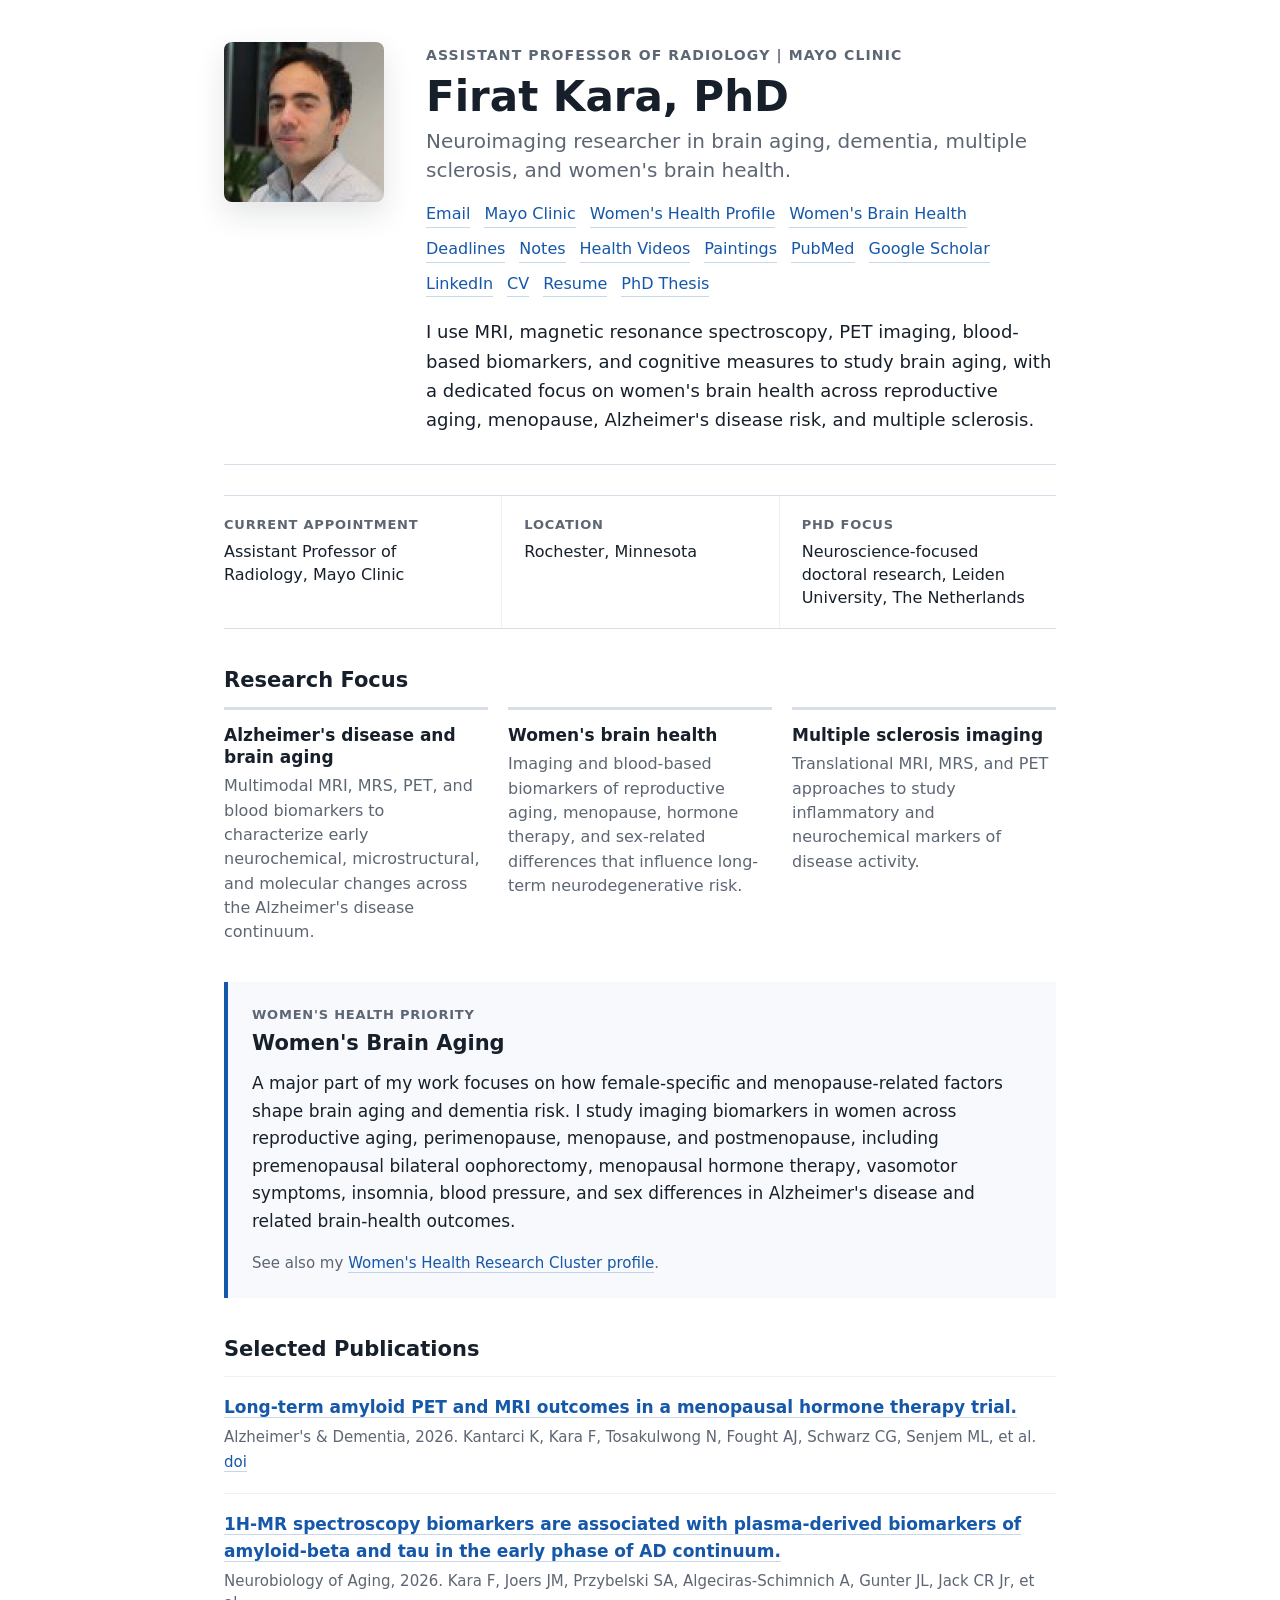
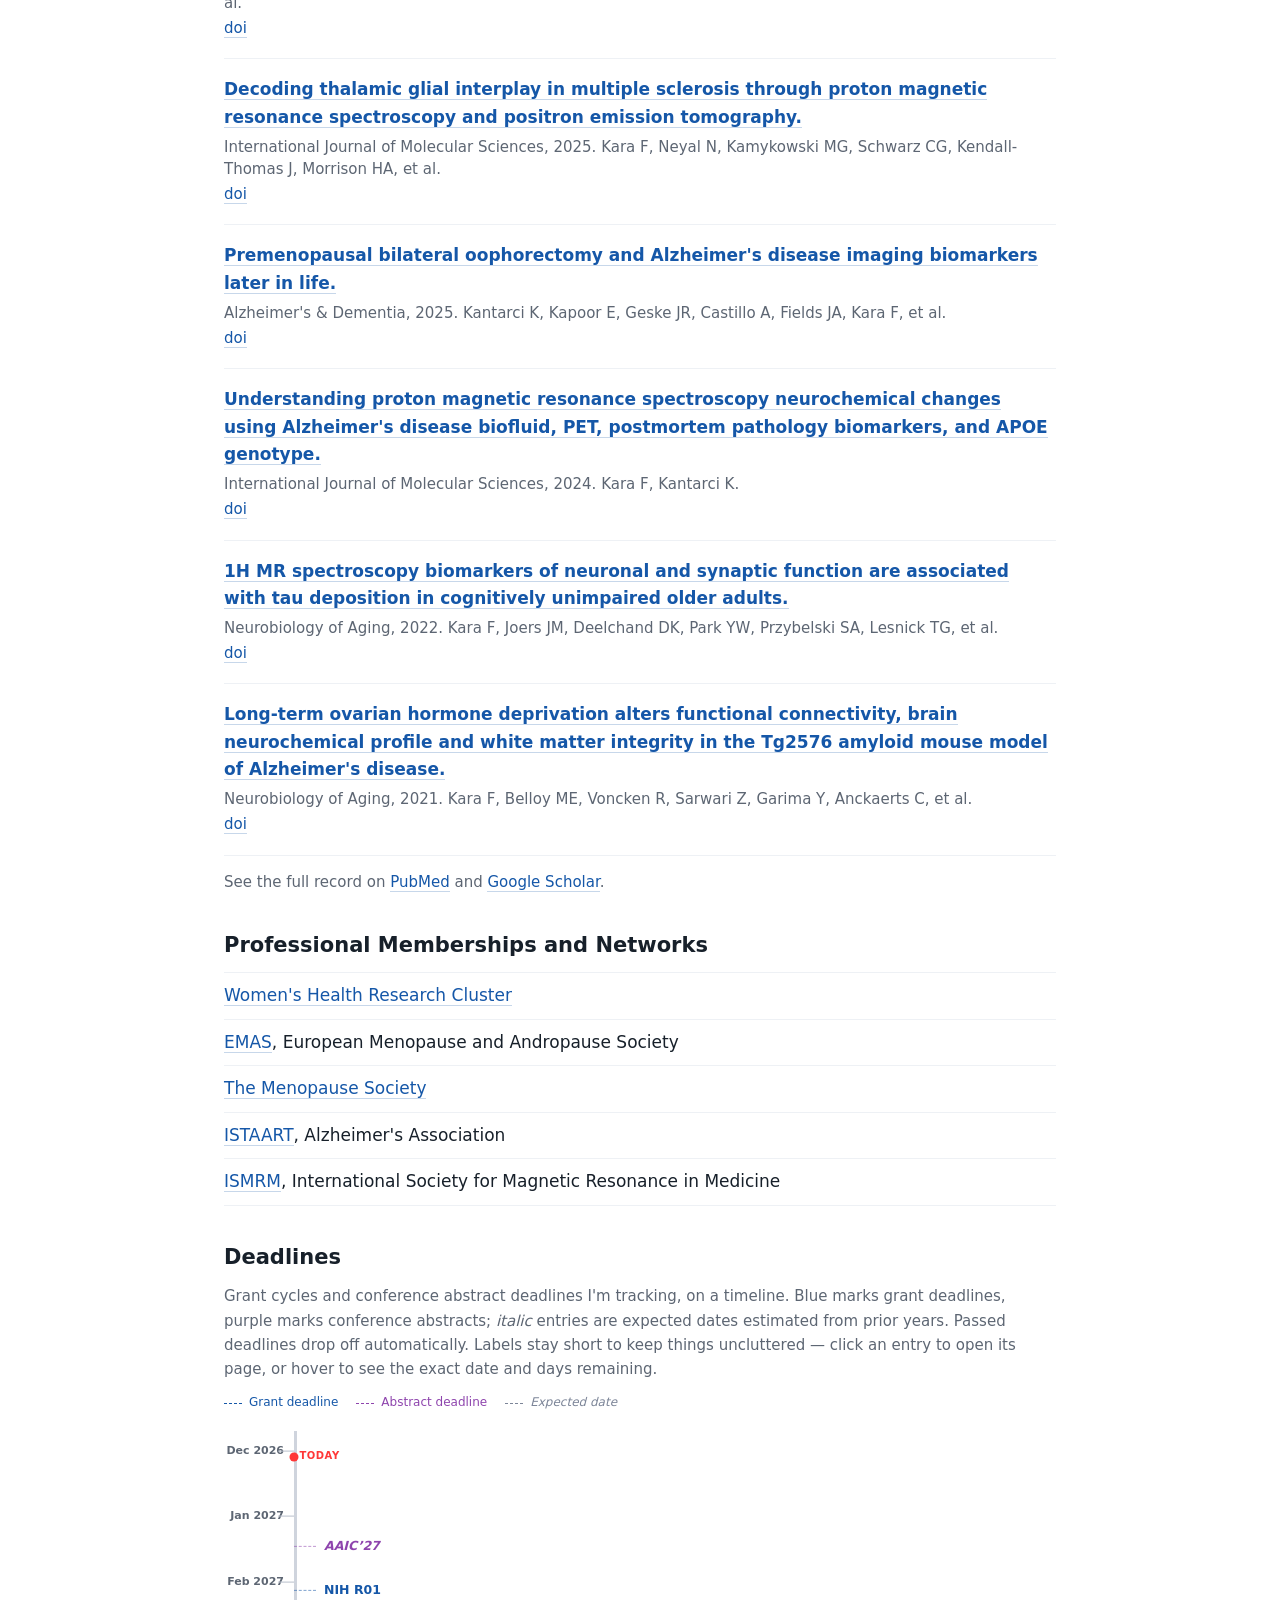
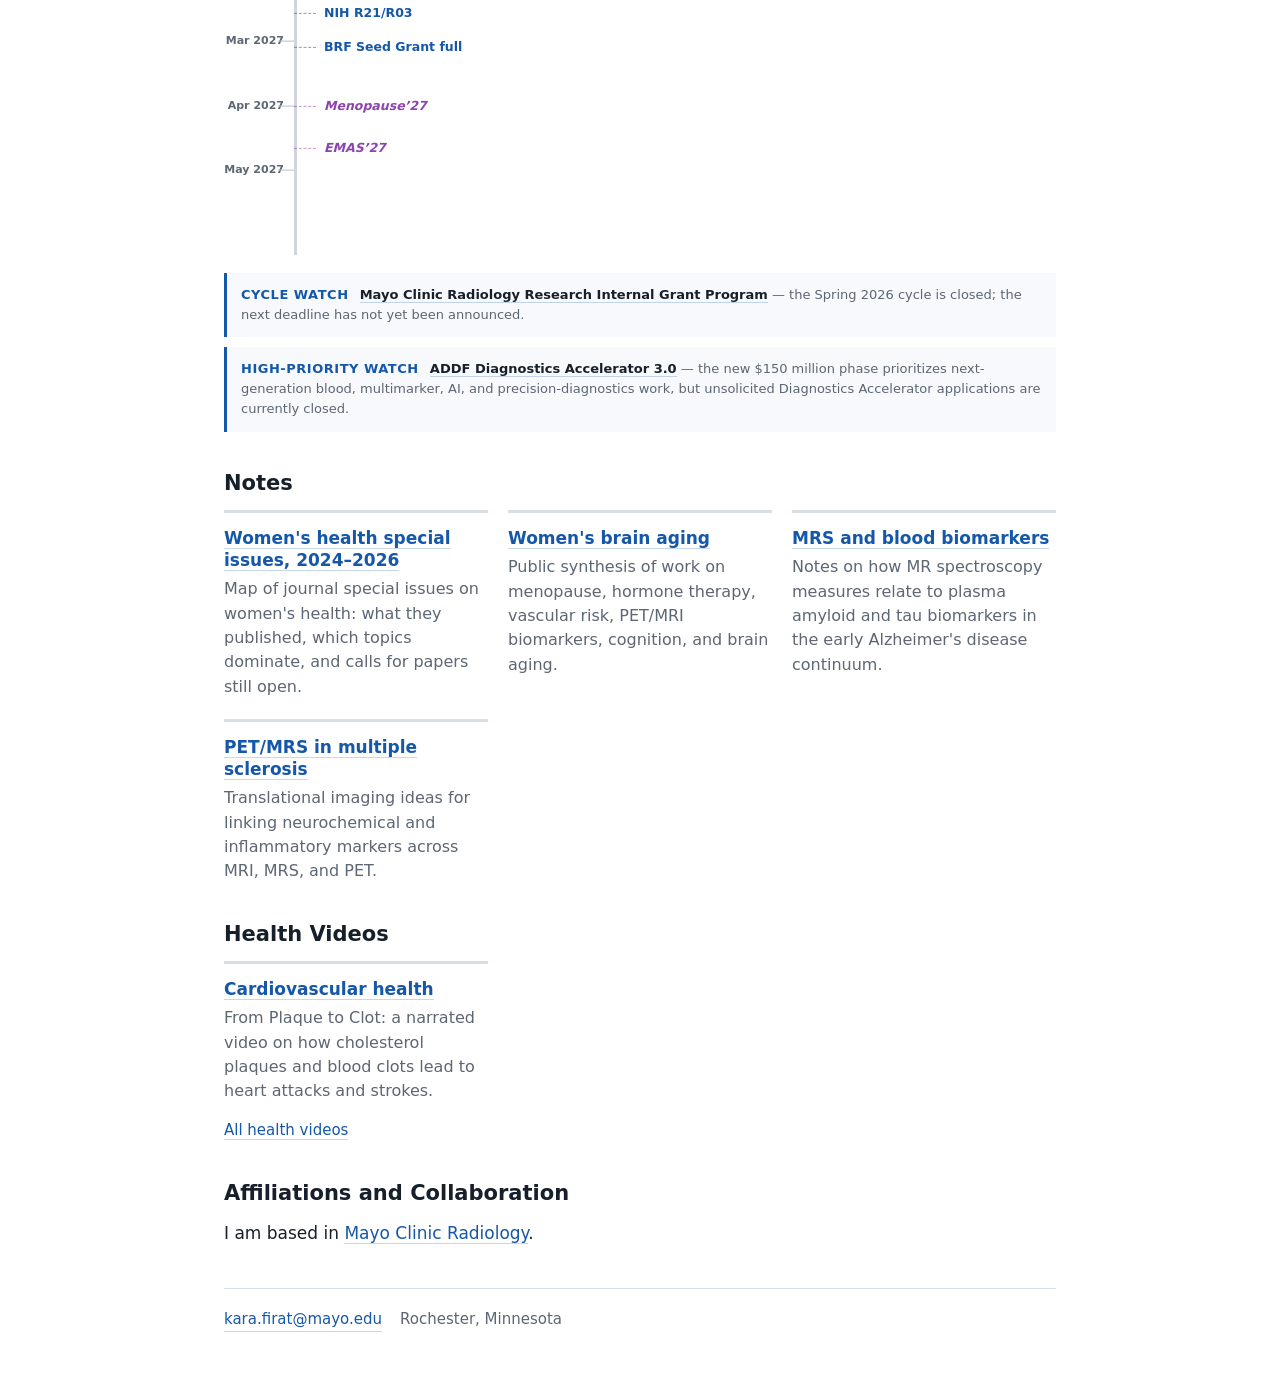
<file: index.html>
<!doctype html>
<html lang="en">
  <head>
    <meta charset="utf-8">
    <meta name="viewport" content="width=device-width, initial-scale=1">
    <title>Firat Kara</title>
    <meta name="description" content="Firat Kara, PhD, Assistant Professor of Radiology at Mayo Clinic. Neuroimaging researcher studying brain aging, Alzheimer's disease, multiple sclerosis, and women's brain health across reproductive aging and menopause.">
    <link rel="canonical" href="https://firatkara.nl/">
    <link rel="stylesheet" href="styles.css">
    <script>
      // Enable scroll-reveal early (before paint) unless the visitor
      // prefers reduced motion. Keeps content visible if JS is disabled.
      if (!window.matchMedia || !window.matchMedia("(prefers-reduced-motion: reduce)").matches) {
        document.documentElement.classList.add("reveal-ready");
        // Safety net: if the reveal script never initializes, force
        // everything visible so content can't stay hidden.
        setTimeout(function () {
          if (!window.__revealInit) {
            document.documentElement.classList.add("reveal-fallback");
          }
        }, 2000);
      }
    </script>
  </head>
  <body>
    <main class="page">
      <header class="hero">
        <img class="portrait" src="assets/firat-kara.webp" alt="Firat Kara" width="160" height="160">
        <div class="hero-text">
          <p class="eyebrow">Assistant Professor of Radiology | Mayo Clinic</p>
          <h1>Firat Kara, PhD</h1>
          <p class="subtitle">Neuroimaging researcher in brain aging, dementia, multiple sclerosis, and women's brain health.</p>
          <nav class="links" aria-label="Profile links">
            <a href="mailto:kara.firat@mayo.edu">Email</a>
            <a href="https://www.mayo.edu/research/faculty/kara-firat-ph-d/bio-20485620">Mayo Clinic</a>
            <a href="https://womenshealthresearchcluster.com/profile/firat-kara/">Women's Health Profile</a>
            <a href="#womens-brain-health">Women's Brain Health</a>
            <a href="#deadlines">Deadlines</a>
            <a href="notes/">Notes</a>
            <a href="health_videos/">Health Videos</a>
            <a href="paintings/">Paintings</a>
            <a href="https://pubmed.ncbi.nlm.nih.gov/?term=Kara+F%5BAuthor%5D+Mayo">PubMed</a>
            <a href="https://scholar.google.com/citations?hl=en&amp;user=01gvpRsAAAAJ">Google Scholar</a>
            <a href="https://www.linkedin.com/in/firat-kara-945669b/">LinkedIn</a>
            <a href="assets/Firat-Kara-CV.pdf" type="application/pdf" download="Firat-Kara-CV.pdf">CV</a>
            <a href="assets/Firat-Kara-Resume.pdf" type="application/pdf" download="Firat-Kara-Resume.pdf">Resume</a>
            <a href="https://scholarlypublications.universiteitleiden.nl/access/item%3A2940459/download">PhD Thesis</a>
          </nav>
          <p class="intro">
            I use MRI, magnetic resonance spectroscopy, PET imaging, blood-based
            biomarkers, and cognitive measures to study brain aging, with a
            dedicated focus on women's brain health across reproductive aging,
            menopause, Alzheimer's disease risk, and multiple sclerosis.
          </p>
        </div>
      </header>

      <section class="profile" aria-label="Professional profile">
        <div>
          <span class="label">Current appointment</span>
          <p>Assistant Professor of Radiology, Mayo Clinic</p>
        </div>
        <div>
          <span class="label">Location</span>
          <p>Rochester, Minnesota</p>
        </div>
        <div>
          <span class="label">PhD focus</span>
          <p>Neuroscience-focused doctoral research, Leiden University, The Netherlands</p>
        </div>
      </section>

      <section aria-labelledby="focus">
        <h2 id="focus">Research Focus</h2>
        <div class="focus-list">
          <article>
            <h3>Alzheimer's disease and brain aging</h3>
            <p>
              Multimodal MRI, MRS, PET, and blood biomarkers to characterize
              early neurochemical, microstructural, and molecular changes across
              the Alzheimer's disease continuum.
            </p>
          </article>
          <article>
            <h3>Women's brain health</h3>
            <p>
              Imaging and blood-based biomarkers of reproductive aging,
              menopause, hormone therapy, and sex-related differences that
              influence long-term neurodegenerative risk.
            </p>
          </article>
          <article>
            <h3>Multiple sclerosis imaging</h3>
            <p>
              Translational MRI, MRS, and PET approaches to study inflammatory
              and neurochemical markers of disease activity.
            </p>
          </article>
        </div>
      </section>

      <section class="priority-section" id="womens-brain-health" aria-labelledby="women-aging">
        <span class="label">Women's health priority</span>
        <h2 id="women-aging">Women's Brain Aging</h2>
        <p>
          A major part of my work focuses on how female-specific and
          menopause-related factors shape brain aging and dementia risk. I study
          imaging biomarkers in women across reproductive aging, perimenopause,
          menopause, and postmenopause, including premenopausal bilateral
          oophorectomy, menopausal hormone therapy, vasomotor symptoms,
          insomnia, blood pressure, and sex differences in Alzheimer's disease
          and related brain-health outcomes.
        </p>
        <p class="section-note">
          See also my
          <a href="https://womenshealthresearchcluster.com/profile/firat-kara/">Women's Health Research Cluster profile</a>.
        </p>
      </section>

      <section aria-labelledby="publications">
        <h2 id="publications">Selected Publications</h2>
        <ol class="publications">
          <li>
            <a class="pub-title" href="https://pubmed.ncbi.nlm.nih.gov/41618732/">Long-term amyloid PET and MRI outcomes in a menopausal hormone therapy trial.</a>
            <span class="pub-meta">Alzheimer's &amp; Dementia, 2026. Kantarci K, Kara F, Tosakulwong N, Fought AJ, Schwarz CG, Senjem ML, et al.</span>
            <span class="pub-links"><a href="https://doi.org/10.1002/alz.71067">doi</a></span>
          </li>
          <li>
            <a class="pub-title" href="https://pubmed.ncbi.nlm.nih.gov/41242191/">1H-MR spectroscopy biomarkers are associated with plasma-derived biomarkers of amyloid-beta and tau in the early phase of AD continuum.</a>
            <span class="pub-meta">Neurobiology of Aging, 2026. Kara F, Joers JM, Przybelski SA, Algeciras-Schimnich A, Gunter JL, Jack CR Jr, et al.</span>
            <span class="pub-links"><a href="https://doi.org/10.1016/j.neurobiolaging.2025.11.003">doi</a></span>
          </li>
          <li>
            <a class="pub-title" href="https://pubmed.ncbi.nlm.nih.gov/40943577/">Decoding thalamic glial interplay in multiple sclerosis through proton magnetic resonance spectroscopy and positron emission tomography.</a>
            <span class="pub-meta">International Journal of Molecular Sciences, 2025. Kara F, Neyal N, Kamykowski MG, Schwarz CG, Kendall-Thomas J, Morrison HA, et al.</span>
            <span class="pub-links"><a href="https://doi.org/10.3390/ijms26178656">doi</a></span>
          </li>
          <li>
            <a class="pub-title" href="https://pubmed.ncbi.nlm.nih.gov/39711285/">Premenopausal bilateral oophorectomy and Alzheimer's disease imaging biomarkers later in life.</a>
            <span class="pub-meta">Alzheimer's &amp; Dementia, 2025. Kantarci K, Kapoor E, Geske JR, Castillo A, Fields JA, Kara F, et al.</span>
            <span class="pub-links"><a href="https://doi.org/10.1002/alz.14469">doi</a></span>
          </li>
          <li>
            <a class="pub-title" href="https://pubmed.ncbi.nlm.nih.gov/39337551/">Understanding proton magnetic resonance spectroscopy neurochemical changes using Alzheimer's disease biofluid, PET, postmortem pathology biomarkers, and APOE genotype.</a>
            <span class="pub-meta">International Journal of Molecular Sciences, 2024. Kara F, Kantarci K.</span>
            <span class="pub-links"><a href="https://doi.org/10.3390/ijms251810064">doi</a></span>
          </li>
          <li>
            <a class="pub-title" href="https://pubmed.ncbi.nlm.nih.gov/35038671/">1H MR spectroscopy biomarkers of neuronal and synaptic function are associated with tau deposition in cognitively unimpaired older adults.</a>
            <span class="pub-meta">Neurobiology of Aging, 2022. Kara F, Joers JM, Deelchand DK, Park YW, Przybelski SA, Lesnick TG, et al.</span>
            <span class="pub-links"><a href="https://doi.org/10.1016/j.neurobiolaging.2021.12.010">doi</a></span>
          </li>
          <li>
            <a class="pub-title" href="https://pubmed.ncbi.nlm.nih.gov/33765427/">Long-term ovarian hormone deprivation alters functional connectivity, brain neurochemical profile and white matter integrity in the Tg2576 amyloid mouse model of Alzheimer's disease.</a>
            <span class="pub-meta">Neurobiology of Aging, 2021. Kara F, Belloy ME, Voncken R, Sarwari Z, Garima Y, Anckaerts C, et al.</span>
            <span class="pub-links"><a href="https://doi.org/10.1016/j.neurobiolaging.2021.02.011">doi</a></span>
          </li>
        </ol>
        <p class="section-note">
          See the full record on
          <a href="https://pubmed.ncbi.nlm.nih.gov/?term=Kara+F%5BAuthor%5D+Mayo">PubMed</a>
          and <a href="https://scholar.google.com/citations?hl=en&amp;user=01gvpRsAAAAJ">Google Scholar</a>.
        </p>
      </section>

      <section aria-labelledby="memberships">
        <h2 id="memberships">Professional Memberships and Networks</h2>
        <ul class="membership-list">
          <li>
            <a href="https://womenshealthresearchcluster.com/profile/firat-kara/">Women's Health Research Cluster</a>
          </li>
          <li>
            <a href="https://emas-online.org/">EMAS</a>,
            European Menopause and Andropause Society
          </li>
          <li>
            <a href="https://menopause.org/">The Menopause Society</a>
          </li>
          <li>
            <a href="https://istaart.alz.org/about">ISTAART</a>,
            Alzheimer's Association
          </li>
          <li>
            <a href="https://www.ismrm.org/">ISMRM</a>,
            International Society for Magnetic Resonance in Medicine
          </li>
        </ul>
      </section>

      <section id="deadlines" aria-labelledby="deadlines-heading">
        <h2 id="deadlines-heading">Deadlines</h2>
        <p class="section-note">
          Grant cycles and conference abstract deadlines I'm tracking, on a
          timeline. Blue marks grant deadlines, purple marks conference
          abstracts; <em>italic</em> entries are expected dates estimated from
          prior years. Passed deadlines drop off automatically. Labels stay
          short to keep things uncluttered — click an entry to open its page, or
          hover to see the exact date and days remaining.
        </p>
        <div class="tl-legend" aria-hidden="true">
          <span class="tl-key tl-key-grant">Grant deadline</span>
          <span class="tl-key tl-key-abstract">Abstract deadline</span>
          <span class="tl-key tl-key-expected">Expected date</span>
        </div>
        <div class="timeline" aria-label="Research deadline timeline">
          <div class="tl-track">
            <a class="tl-item grant" data-date="2026-08-14" href="https://www.alz.org/research/for_researchers/grants/types-of-grants/aarga" target="_blank" rel="noopener" title="Alzheimer's Association AARGA — letter of intent, Aug 14, 2026">
              <span class="tl-lead" aria-hidden="true"></span>
              <span class="tl-name">AARGA LOI</span>
              <span class="tl-date">Aug 14, 2026</span>
            </a>
            <a class="tl-item grant" data-date="2026-09-01" href="https://www.brightfocus.org/about/for-scientists/apply-for-a-research-grant/alzheimers-disease-research-request-for-proposals/" target="_blank" rel="noopener" title="BrightFocus Alzheimer's Disease Research — full proposal, Sep 1, 2026">
              <span class="tl-lead" aria-hidden="true"></span>
              <span class="tl-name">BrightFocus</span>
              <span class="tl-date">Sep 1, 2026</span>
            </a>
            <a class="tl-item grant" data-date="2026-09-08" href="https://www.foundationwomenshealth.org/how-to-apply" target="_blank" rel="noopener" title="Foundation for Women's Health — 2026 Menopause Brain Health RFA, LOI Sep 8, 2026">
              <span class="tl-lead" aria-hidden="true"></span>
              <span class="tl-name">Menopause Brain Health</span>
              <span class="tl-date">Sep 8, 2026</span>
            </a>
            <a class="tl-item grant" data-date="2026-09-14" href="https://www.alzdiscovery.org/research-and-grants/funding-opportunities/biomarkers" target="_blank" rel="noopener" title="Alzheimer's Drug Discovery Foundation — Neuroimaging & CSF Biomarker LOI, Sep 14, 2026">
              <span class="tl-lead" aria-hidden="true"></span>
              <span class="tl-name">ADDF imaging/CSF</span>
              <span class="tl-date">Sep 14, 2026</span>
            </a>
            <a class="tl-item grant" data-date="2026-09-21" href="https://menopause.org/professional-resources/research-pilot-funding-program" target="_blank" rel="noopener" title="The Menopause Society Research Pilot Funding Program — invited full proposals due Sep 21, 2026">
              <span class="tl-lead" aria-hidden="true"></span>
              <span class="tl-name">Menopause Society full</span>
              <span class="tl-date">Sep 21, 2026</span>
            </a>
            <a class="tl-item grant" data-date="2026-09-30" href="https://thepauselife.com/pages/haver-family-foundation" target="_blank" rel="noopener" title="Haver Family Foundation grant — Sep 30, 2026 (menopause/brain health; applicant must be a 501(c)(3) organization, e.g. Mayo)">
              <span class="tl-lead" aria-hidden="true"></span>
              <span class="tl-name">Haver Foundation</span>
              <span class="tl-date">Sep 30, 2026</span>
            </a>
            <a class="tl-item grant" data-date="2026-10-05" href="https://grants.nih.gov/grants-process/submit/submission-policies/standard-due-dates" target="_blank" rel="noopener" title="NIH R01 new applications — Oct 5, 2026">
              <span class="tl-lead" aria-hidden="true"></span>
              <span class="tl-name">NIH R01</span>
              <span class="tl-date">Oct 5, 2026</span>
            </a>
            <a class="tl-item grant" data-date="2026-10-14" href="https://www.alz.org/research/for_researchers/grants/types-of-grants/aarga" target="_blank" rel="noopener" title="Alzheimer's Association AARGA — full application for eligible LOI applicants, Oct 14, 2026">
              <span class="tl-lead" aria-hidden="true"></span>
              <span class="tl-name">AARGA full</span>
              <span class="tl-date">Oct 14, 2026</span>
            </a>
            <a class="tl-item grant" data-date="2026-10-16" href="https://grants.nih.gov/grants-process/submit/submission-policies/standard-due-dates" target="_blank" rel="noopener" title="NIH R21/R03 new applications — Oct 16, 2026">
              <span class="tl-lead" aria-hidden="true"></span>
              <span class="tl-name">NIH R21/R03</span>
              <span class="tl-date">Oct 16, 2026</span>
            </a>
            <a class="tl-item abstract" data-date="2026-10-28" href="https://www.ismrm.org/27m/" target="_blank" rel="noopener" title="ISMRM 2027 abstract deadline — Oct 28, 2026">
              <span class="tl-lead" aria-hidden="true"></span>
              <span class="tl-name">ISMRM&#8217;27</span>
              <span class="tl-date">Oct 28, 2026</span>
            </a>
            <a class="tl-item grant" data-date="2026-11-03" href="https://www.thebrf.org/seed-grants/" target="_blank" rel="noopener" title="Brain Research Foundation 2027 Seed Grant — LOI for institutionally nominated applicants, Nov 3, 2026">
              <span class="tl-lead" aria-hidden="true"></span>
              <span class="tl-name">BRF Seed Grant LOI</span>
              <span class="tl-date">Nov 3, 2026</span>
            </a>
            <a class="tl-item abstract expected" data-date="2027-01-15" href="https://aaic.alz.org/abstracts/overview.asp" target="_blank" rel="noopener" title="AAIC 2027 abstract submission — expected mid-January 2027 (Chicago, Jul 18-22, 2027)">
              <span class="tl-lead" aria-hidden="true"></span>
              <span class="tl-name">AAIC&#8217;27</span>
              <span class="tl-date">Expected Jan 2027</span>
            </a>
            <a class="tl-item grant" data-date="2027-02-05" href="https://grants.nih.gov/grants-process/submit/submission-policies/standard-due-dates" target="_blank" rel="noopener" title="NIH R01 new applications — Feb 5, 2027">
              <span class="tl-lead" aria-hidden="true"></span>
              <span class="tl-name">NIH R01</span>
              <span class="tl-date">Feb 5, 2027</span>
            </a>
            <a class="tl-item grant" data-date="2027-02-16" href="https://grants.nih.gov/grants-process/submit/submission-policies/standard-due-dates" target="_blank" rel="noopener" title="NIH R21/R03 new applications — Feb 16, 2027">
              <span class="tl-lead" aria-hidden="true"></span>
              <span class="tl-name">NIH R21/R03</span>
              <span class="tl-date">Feb 16, 2027</span>
            </a>
            <a class="tl-item grant" data-date="2027-03-04" href="https://www.thebrf.org/seed-grants/" target="_blank" rel="noopener" title="Brain Research Foundation 2027 Seed Grant — invited full applications due Mar 4, 2027">
              <span class="tl-lead" aria-hidden="true"></span>
              <span class="tl-name">BRF Seed Grant full</span>
              <span class="tl-date">Mar 4, 2027</span>
            </a>
            <a class="tl-item abstract expected" data-date="2027-04-01" href="https://menopause.org/annual-meetings/future-meetings" target="_blank" rel="noopener" title="Menopause Society 2027 abstract submission — expected spring 2027">
              <span class="tl-lead" aria-hidden="true"></span>
              <span class="tl-name">Menopause&#8217;27</span>
              <span class="tl-date">Expected Spring 2027</span>
            </a>
            <a class="tl-item abstract expected" data-date="2027-04-21" href="https://emas-online.org/events/16th-european-congress-of-menopause-and-andropause-society/" target="_blank" rel="noopener" title="EMAS 2027 abstract submission — expected spring 2027 (Gothenburg, May 19-21, 2027)">
              <span class="tl-lead" aria-hidden="true"></span>
              <span class="tl-name">EMAS&#8217;27</span>
              <span class="tl-date">Expected Spring 2027</span>
            </a>
          </div>
        </div>
        <p class="deadline-watch">
          <span>Cycle watch</span>
          <a href="https://www.mayo.edu/research/departments-divisions/department-radiology/overview" target="_blank" rel="noopener">Mayo Clinic Radiology Research Internal Grant Program</a>
          — the Spring 2026 cycle is closed; the next deadline has not yet been announced.
        </p>
        <p class="deadline-watch">
          <span>High-priority watch</span>
          <a href="https://www.alzdiscovery.org/news-room/announcements/addf-launches-new-phase-of-150-million-diagnostics-accelerator-initiative-to-power-next-generation-of-alzheimers-precision-medicine-worldwide" target="_blank" rel="noopener">ADDF Diagnostics Accelerator 3.0</a>
          — the new $150 million phase prioritizes next-generation blood, multimarker, AI, and precision-diagnostics work, but unsolicited Diagnostics Accelerator applications are currently closed.
        </p>
      </section>

      <section id="notes" aria-labelledby="notes-heading">
        <h2 id="notes-heading">Notes</h2>
        <div class="note-list">
          <article>
            <h3><a href="womenhealth/">Women's health special issues, 2024–2026</a></h3>
            <p>
              Map of journal special issues on women's health: what they
              published, which topics dominate, and calls for papers still open.
            </p>
          </article>
          <article>
            <h3><a href="notes/womens-brain-aging/">Women's brain aging</a></h3>
            <p>
              Public synthesis of work on menopause, hormone therapy, vascular
              risk, PET/MRI biomarkers, cognition, and brain aging.
            </p>
          </article>
          <article>
            <h3>
              <a href="https://pubmed.ncbi.nlm.nih.gov/41242191/">MRS and blood biomarkers</a>
            </h3>
            <p>
              Notes on how MR spectroscopy measures relate to plasma amyloid and
              tau biomarkers in the early Alzheimer's disease continuum.
            </p>
          </article>
          <article>
            <h3>
              <a href="https://pubmed.ncbi.nlm.nih.gov/40943577/">PET/MRS in multiple sclerosis</a>
            </h3>
            <p>
              Translational imaging ideas for linking neurochemical and inflammatory
              markers across MRI, MRS, and PET.
            </p>
          </article>
        </div>
      </section>

      <section id="health-videos" aria-labelledby="health-videos-heading">
        <h2 id="health-videos-heading">Health Videos</h2>
        <div class="note-list">
          <article>
            <h3><a href="health_videos/cardiovascular-health/">Cardiovascular health</a></h3>
            <p>
              From Plaque to Clot: a narrated video on how cholesterol plaques
              and blood clots lead to heart attacks and strokes.
            </p>
          </article>
        </div>
        <p class="section-note"><a href="health_videos/">All health videos</a></p>
      </section>

      <section aria-labelledby="affiliations">
        <h2 id="affiliations">Affiliations and Collaboration</h2>
        <p>
          I am based in
          <a href="https://www.mayo.edu/research/departments-divisions/department-radiology/overview">Mayo Clinic Radiology</a>.
        </p>
      </section>

      <footer class="footer">
        <a href="mailto:kara.firat@mayo.edu">kara.firat@mayo.edu</a>
        <span>Rochester, Minnesota</span>
      </footer>
    </main>
    <script>
      (() => {
        window.__revealInit = true;
        const reduceMotion =
          window.matchMedia &&
          window.matchMedia("(prefers-reduced-motion: reduce)").matches;
        const today = new Date();
        today.setHours(0, 0, 0, 0);
        const dayMs = 24 * 60 * 60 * 1000;

        // Animate a counter from 0 to its final value.
        const countUp = (el, target) => {
          if (reduceMotion || target <= 0) {
            el.textContent = target;
            return;
          }
          const duration = 700;
          const start = performance.now();
          const step = (now) => {
            const progress = Math.min((now - start) / duration, 1);
            const eased = 1 - Math.pow(1 - progress, 3);
            el.textContent = Math.round(eased * target);
            if (progress < 1) requestAnimationFrame(step);
          };
          requestAnimationFrame(step);
        };

        // Compute days remaining for each dated deadline.
        document.querySelectorAll("[data-deadline-date]").forEach((counter) => {
          const deadline = new Date(`${counter.dataset.deadlineDate}T00:00:00`);
          const days = Math.ceil((deadline - today) / dayMs);
          const value = counter.querySelector(".days-value");
          const label = counter.querySelector(".days-label");

          if (!value || !label) return;

          if (days < 0) {
            value.textContent = "Past";
            label.textContent = "";
            counter.classList.add("is-past");
          } else if (days === 0) {
            value.textContent = "Today";
            label.textContent = "";
            counter.classList.add("is-today");
          } else {
            label.textContent = days === 1 ? "day" : "days";
            counter.dataset.countTarget = days;
            value.textContent = "0";
          }
        });

        // Scroll-reveal sections; count-up numbers when they appear.
        const revealTargets = document.querySelectorAll(
          ".hero, .page > section"
        );

        const runCounters = (root) => {
          root
            .querySelectorAll(".deadline-days[data-count-target]")
            .forEach((counter) => {
              const value = counter.querySelector(".days-value");
              const target = Number(counter.dataset.countTarget);
              if (value && !counter.dataset.counted) {
                counter.dataset.counted = "true";
                countUp(value, target);
              }
            });
        };

        if (reduceMotion || !("IntersectionObserver" in window)) {
          revealTargets.forEach((el) => el.classList.add("is-visible"));
          runCounters(document);
          return;
        }

        const observer = new IntersectionObserver(
          (entries, obs) => {
            entries.forEach((entry) => {
              if (entry.isIntersecting) {
                entry.target.classList.add("is-visible");
                runCounters(entry.target);
                obs.unobserve(entry.target);
              }
            });
          },
          { rootMargin: "0px 0px -10% 0px", threshold: 0.08 }
        );

        revealTargets.forEach((el) => observer.observe(el));
      })();
    </script>
    <script>
      (() => {
        const timeline = document.querySelector(".timeline");
        if (!timeline) return;
        const track = timeline.querySelector(".tl-track");
        const items = Array.from(track.querySelectorAll(".tl-item"));
        if (!items.length) return;

        const DAY = 24 * 60 * 60 * 1000;
        const MON = ["Jan","Feb","Mar","Apr","May","Jun","Jul","Aug","Sep","Oct","Nov","Dec"];
        const today = new Date();
        today.setHours(0, 0, 0, 0);

        const parsed = items.map((el) => ({
          el,
          date: new Date(el.dataset.date + "T00:00:00"),
          expected: el.classList.contains("expected"),
        }));

        // Hide deadlines that have already passed.
        parsed.forEach((p) => {
          if (Math.ceil((p.date - today) / DAY) < 0) p.el.style.display = "none";
        });
        const visible = parsed.filter((p) => Math.ceil((p.date - today) / DAY) >= 0);
        if (!visible.length) {
          timeline.classList.add("tl-ready");
          return;
        }

        // Frame: first of the current month → one month past the last item.
        const start = new Date(today.getFullYear(), today.getMonth(), 1);
        const maxDate = visible.reduce((m, p) => (p.date > m ? p.date : m), visible[0].date);
        const end = new Date(maxDate.getFullYear(), maxDate.getMonth() + 2, 1);
        const monthsCount =
          (end.getFullYear() - start.getFullYear()) * 12 +
          (end.getMonth() - start.getMonth());

        const MONTH_H = 64, TOP = 20, BOTTOM = 20;
        const spanH = monthsCount * MONTH_H;
        const pxPerDay = spanH / ((end - start) / DAY);
        const yFor = (d) => TOP + Math.round(((d - start) / DAY) * pxPerDay);
        const fmt = (d) => MON[d.getMonth()] + " " + d.getDate() + ", " + d.getFullYear();

        track.style.height = TOP + spanH + BOTTOM + "px";

        // Month labels + ticks down the left margin.
        for (let i = 0; i < monthsCount; i++) {
          const m = new Date(start.getFullYear(), start.getMonth() + i, 1);
          const label = document.createElement("div");
          label.className = "tl-month";
          label.style.top = yFor(m) + "px";
          label.textContent = MON[m.getMonth()] + " " + m.getFullYear();
          track.appendChild(label);
        }

        // "Today" marker on the spine.
        const now = document.createElement("div");
        now.className = "tl-now";
        now.style.top = yFor(today) + "px";
        now.innerHTML = "<span>today</span>";
        track.appendChild(now);

        // Place items along leader lines; pack into lanes to avoid overlap.
        const OFFSETS = [22, 74, 126, 178];
        const MIN_GAP = 18;
        const laneLastY = [];
        visible
          .slice()
          .sort((a, b) => a.date - b.date)
          .forEach((p) => {
            const y = yFor(p.date);
            let lane = 0;
            while (lane < OFFSETS.length - 1 && laneLastY[lane] !== undefined && y - laneLastY[lane] < MIN_GAP) lane++;
            laneLastY[lane] = y;
            p.el.style.top = y + "px";
            const lead = p.el.querySelector(".tl-lead");
            if (lead) lead.style.width = OFFSETS[lane] + "px";
            const days = Math.ceil((p.date - today) / DAY);
            const dateEl = p.el.querySelector(".tl-date");
            if (dateEl && !p.expected) {
              if (days === 0) dateEl.textContent = fmt(p.date) + " · today";
              else dateEl.textContent = fmt(p.date) + " · in " + days + (days === 1 ? " day" : " days");
            }
          });

        timeline.classList.add("tl-ready");
      })();
    </script>
  </body>
</html>
</file>
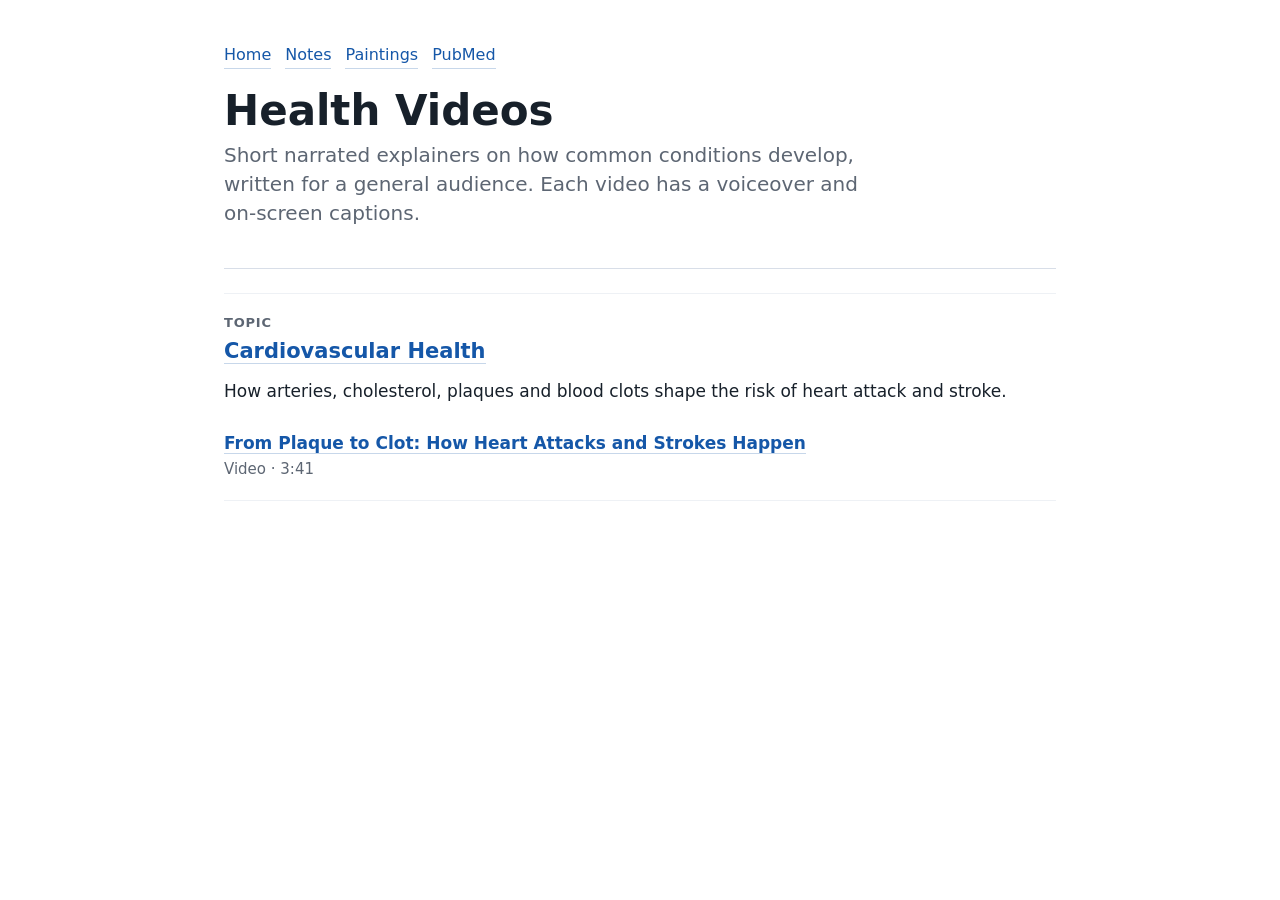
<file: health_videos/index.html>
<!doctype html>
<html lang="en">
  <head>
    <meta charset="utf-8">
    <meta name="viewport" content="width=device-width, initial-scale=1">
    <title>Health Videos - Firat Kara</title>
    <meta name="description" content="Short narrated health explainer videos by Firat Kara, written for a general audience and organized by topic.">
    <link rel="canonical" href="https://firatkara.nl/health_videos/">
    <link rel="stylesheet" href="../styles.css">
  </head>
  <body>
    <main class="page">
      <header class="plain-header">
        <nav class="links" aria-label="Health videos links">
          <a href="../">Home</a>
          <a href="../notes/">Notes</a>
          <a href="../paintings/">Paintings</a>
          <a href="https://pubmed.ncbi.nlm.nih.gov/?term=Kara+F%5BAuthor%5D+Mayo">PubMed</a>
        </nav>
        <h1>Health Videos</h1>
        <p class="subtitle">
          Short narrated explainers on how common conditions develop, written
          for a general audience. Each video has a voiceover and on-screen
          captions.
        </p>
      </header>

      <div class="note-index">
        <article>
          <span class="label">Topic</span>
          <h2><a href="cardiovascular-health/">Cardiovascular Health</a></h2>
          <p>
            How arteries, cholesterol, plaques and blood clots shape the risk
            of heart attack and stroke.
          </p>
          <ul class="video-index">
            <li>
              <a href="cardiovascular-health/#from-plaque-to-clot">From Plaque to Clot: How Heart Attacks and Strokes Happen</a>
              <span class="video-meta">Video · 3:41</span>
            </li>
          </ul>
        </article>
      </div>
    </main>
  </body>
</html>
</file>
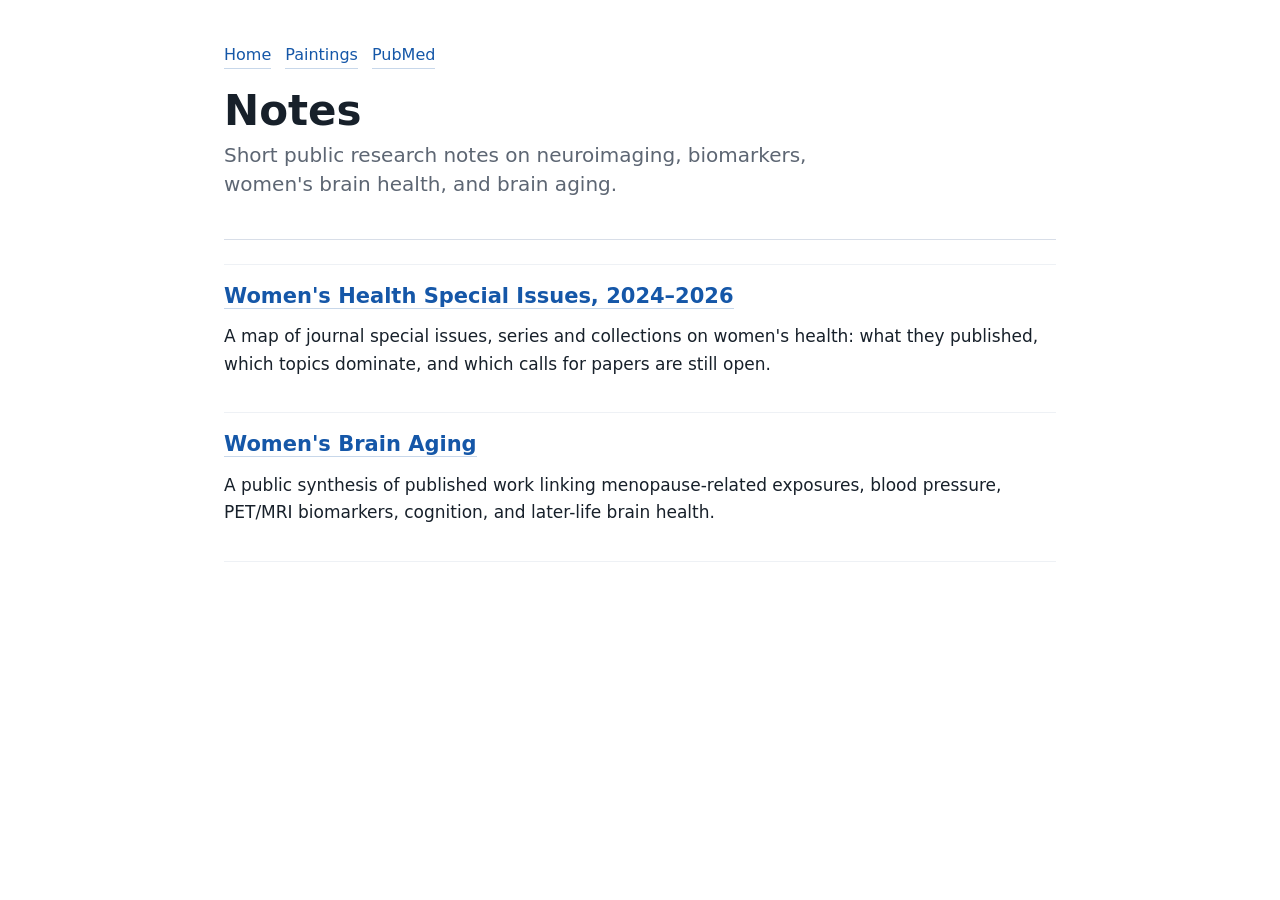
<file: notes/index.html>
<!doctype html>
<html lang="en">
  <head>
    <meta charset="utf-8">
    <meta name="viewport" content="width=device-width, initial-scale=1">
    <title>Notes - Firat Kara</title>
    <meta name="description" content="Research notes by Firat Kara on neuroimaging, women's brain health, MRI, PET, biomarkers, and brain aging.">
    <link rel="canonical" href="https://firatkara.nl/notes/">
    <link rel="stylesheet" href="../styles.css">
  </head>
  <body>
    <main class="page">
      <header class="plain-header">
        <nav class="links" aria-label="Notes links">
          <a href="../">Home</a>
          <a href="../paintings/">Paintings</a>
          <a href="https://pubmed.ncbi.nlm.nih.gov/?term=Kara+F%5BAuthor%5D+Mayo">PubMed</a>
        </nav>
        <h1>Notes</h1>
        <p class="subtitle">
          Short public research notes on neuroimaging, biomarkers, women's brain
          health, and brain aging.
        </p>
      </header>

      <div class="note-index">
        <article>
          <h2><a href="../womenhealth/">Women's Health Special Issues, 2024–2026</a></h2>
          <p>
            A map of journal special issues, series and collections on women's
            health: what they published, which topics dominate, and which calls
            for papers are still open.
          </p>
        </article>
        <article>
          <h2><a href="womens-brain-aging/">Women's Brain Aging</a></h2>
          <p>
            A public synthesis of published work linking menopause-related
            exposures, blood pressure, PET/MRI biomarkers, cognition, and
            later-life brain health.
          </p>
        </article>
      </div>
    </main>
  </body>
</html>
</file>
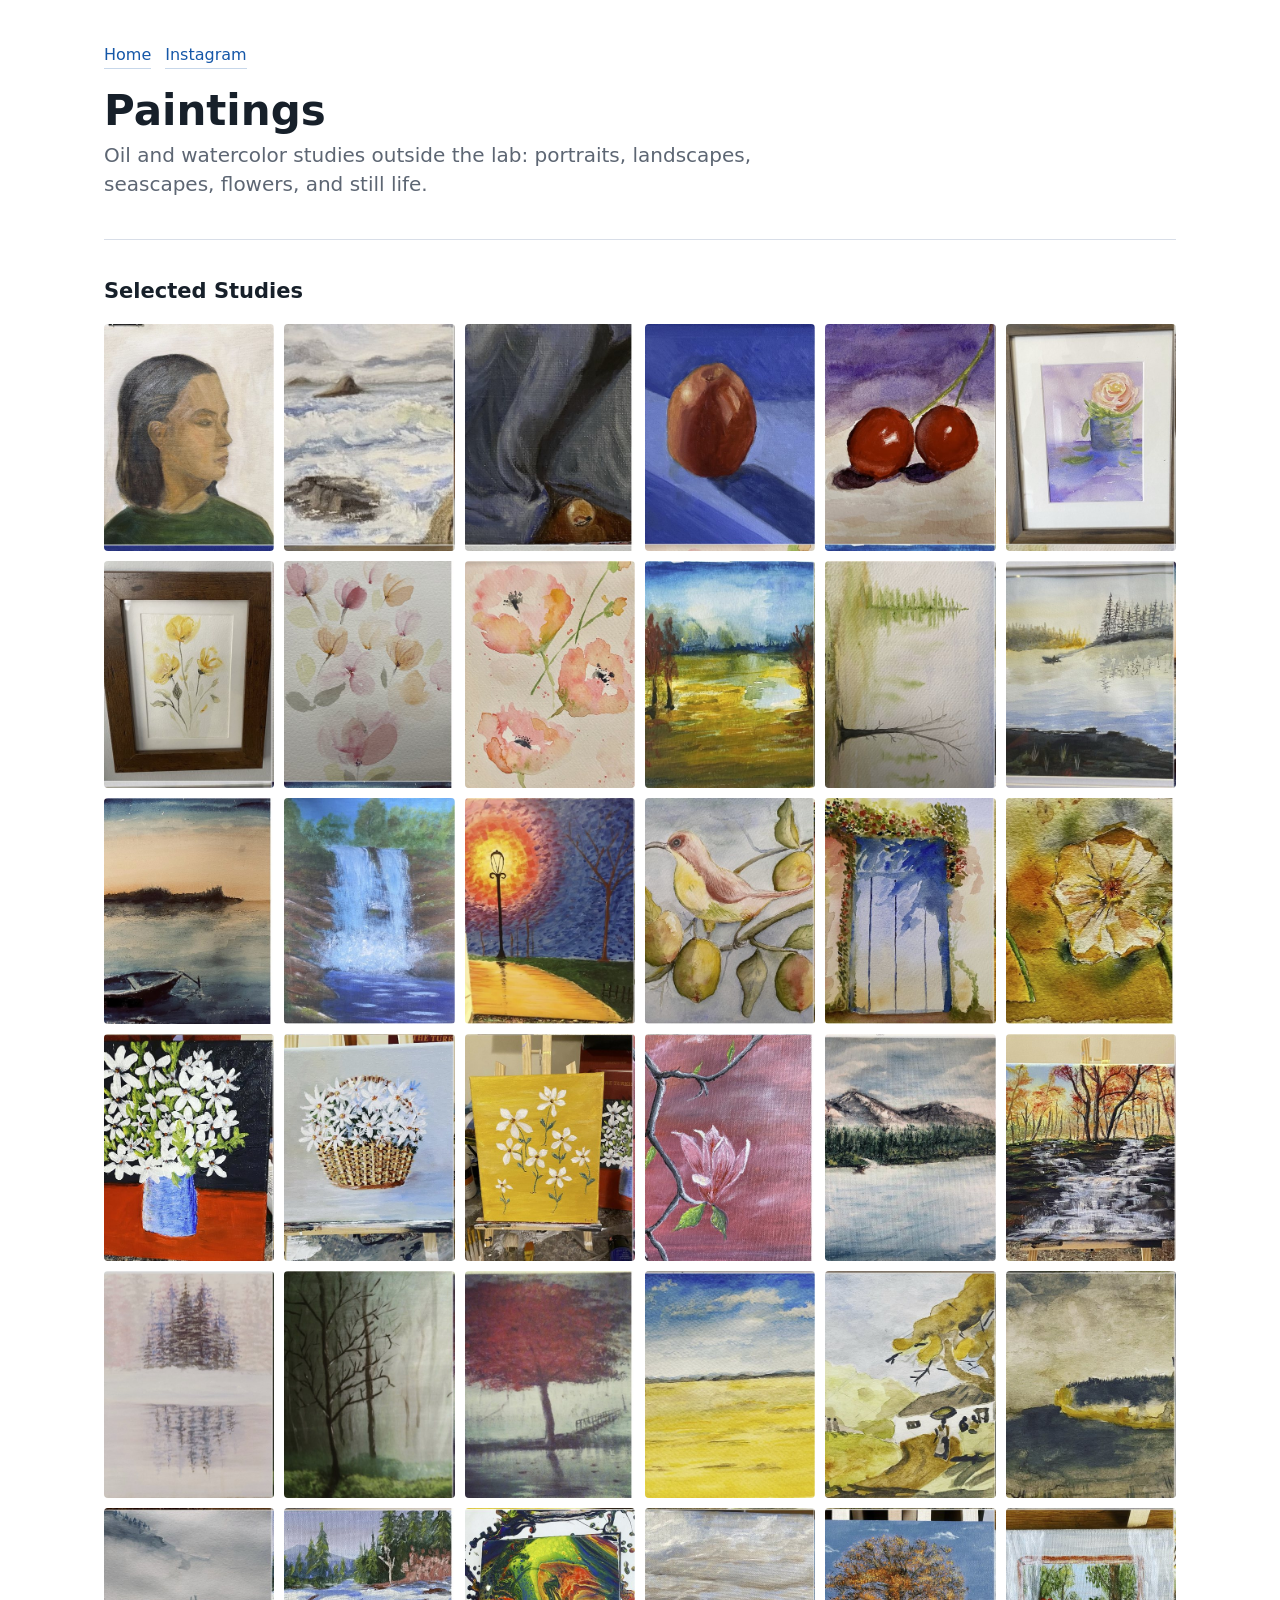
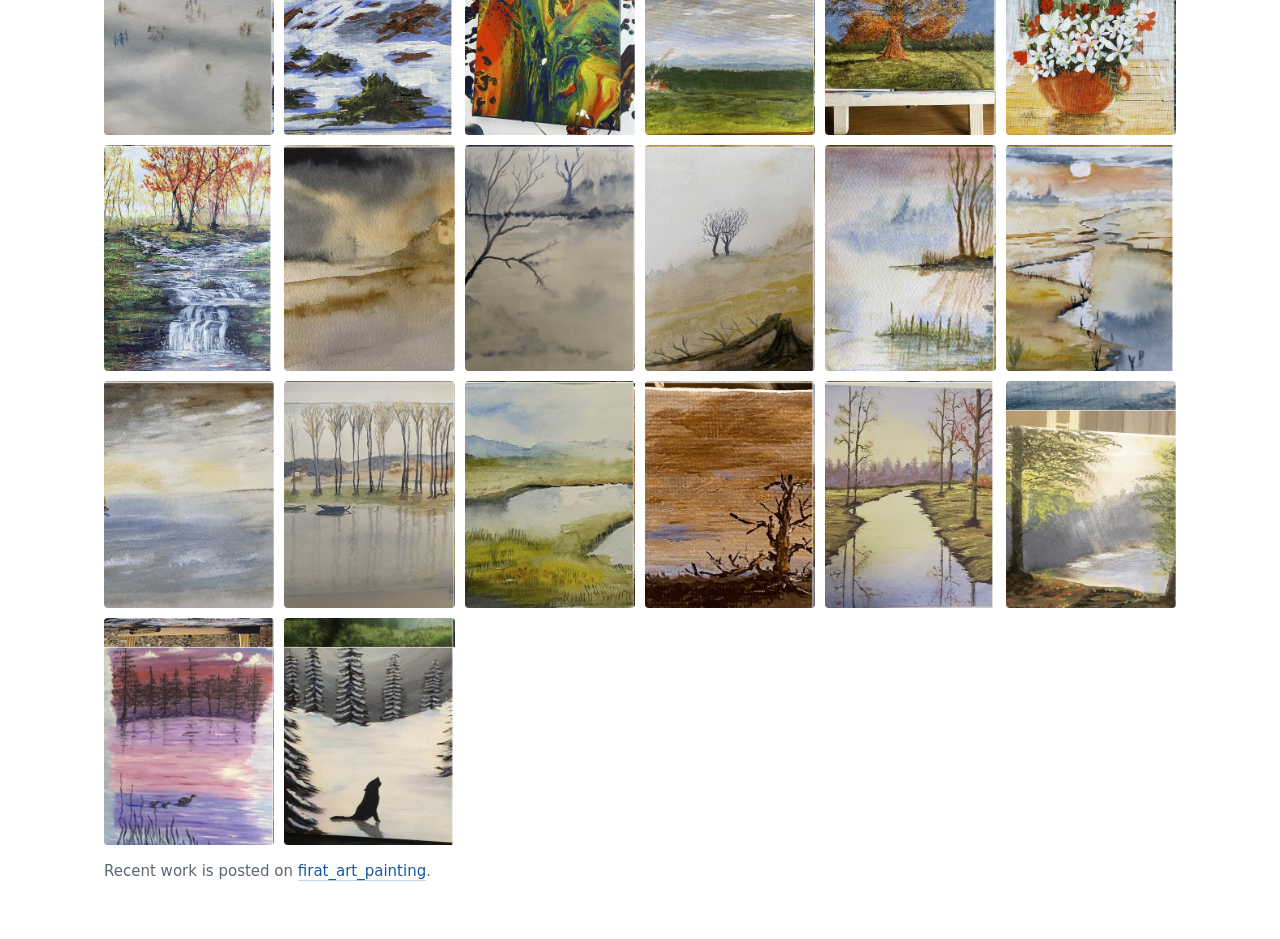
<file: paintings/index.html>
<!doctype html>
<html lang="en">
  <head>
    <meta charset="utf-8">
    <meta name="viewport" content="width=device-width, initial-scale=1">
    <title>Paintings - Firat Kara</title>
    <meta name="description" content="Paintings by Firat Kara, including oil and watercolor portrait, landscape, seascape, and still-life studies.">
    <link rel="canonical" href="https://firatkara.nl/paintings/">
    <link rel="stylesheet" href="../styles.css">
  </head>
  <body>
    <main class="page paintings-page">
      <header class="plain-header">
        <nav class="links" aria-label="Paintings links">
          <a href="../">Home</a>
          <a href="https://www.instagram.com/firat_art_painting/">Instagram</a>
        </nav>
        <h1>Paintings</h1>
        <p class="subtitle">
          Oil and watercolor studies outside the lab: portraits, landscapes,
          seascapes, flowers, and still life.
        </p>
      </header>

      <section aria-labelledby="painting-gallery-heading">
        <h2 id="painting-gallery-heading">Selected Studies</h2>
        <div class="painting-gallery">
          <a href="../assets/paintings/gallery/painting-01.jpg"><img src="../assets/paintings/gallery/painting-01.jpg" alt="Painting study by Firat Kara 1" width="420" height="559" loading="lazy"></a>
          <a href="../assets/paintings/gallery/painting-03.jpg"><img src="../assets/paintings/gallery/painting-03.jpg" alt="Painting study by Firat Kara 3" width="420" height="559" loading="lazy"></a>
          <a href="../assets/paintings/gallery/painting-05.jpg"><img src="../assets/paintings/gallery/painting-05.jpg" alt="Painting study by Firat Kara 5" width="420" height="559" loading="lazy"></a>
          <a href="../assets/paintings/gallery/painting-06.jpg"><img src="../assets/paintings/gallery/painting-06.jpg" alt="Painting study by Firat Kara 6" width="420" height="559" loading="lazy"></a>
          <a href="../assets/paintings/gallery/painting-07.jpg"><img src="../assets/paintings/gallery/painting-07.jpg" alt="Painting study by Firat Kara 7" width="420" height="559" loading="lazy"></a>
          <a href="../assets/paintings/gallery/painting-08.jpg"><img src="../assets/paintings/gallery/painting-08.jpg" alt="Painting study by Firat Kara 8" width="420" height="559" loading="lazy"></a>
          <a href="../assets/paintings/gallery/painting-09.jpg"><img src="../assets/paintings/gallery/painting-09.jpg" alt="Painting study by Firat Kara 9" width="420" height="559" loading="lazy"></a>
          <a href="../assets/paintings/gallery/painting-10.jpg"><img src="../assets/paintings/gallery/painting-10.jpg" alt="Painting study by Firat Kara 10" width="420" height="559" loading="lazy"></a>
          <a href="../assets/paintings/gallery/painting-11.jpg"><img src="../assets/paintings/gallery/painting-11.jpg" alt="Painting study by Firat Kara 11" width="420" height="559" loading="lazy"></a>
          <a href="../assets/paintings/gallery/painting-12.jpg"><img src="../assets/paintings/gallery/painting-12.jpg" alt="Painting study by Firat Kara 12" width="420" height="559" loading="lazy"></a>
          <a href="../assets/paintings/gallery/painting-13.jpg"><img src="../assets/paintings/gallery/painting-13.jpg" alt="Painting study by Firat Kara 13" width="420" height="559" loading="lazy"></a>
          <a href="../assets/paintings/gallery/painting-14.jpg"><img src="../assets/paintings/gallery/painting-14.jpg" alt="Painting study by Firat Kara 14" width="420" height="559" loading="lazy"></a>
          <a href="../assets/paintings/gallery/painting-15.jpg"><img src="../assets/paintings/gallery/painting-15.jpg" alt="Painting study by Firat Kara 15" width="420" height="559" loading="lazy"></a>
          <a href="../assets/paintings/gallery/painting-16.jpg"><img src="../assets/paintings/gallery/painting-16.jpg" alt="Painting study by Firat Kara 16" width="420" height="559" loading="lazy"></a>
          <a href="../assets/paintings/gallery/painting-17.jpg"><img src="../assets/paintings/gallery/painting-17.jpg" alt="Painting study by Firat Kara 17" width="420" height="559" loading="lazy"></a>
          <a href="../assets/paintings/gallery/painting-18.jpg"><img src="../assets/paintings/gallery/painting-18.jpg" alt="Painting study by Firat Kara 18" width="420" height="559" loading="lazy"></a>
          <a href="../assets/paintings/gallery/painting-19.jpg"><img src="../assets/paintings/gallery/painting-19.jpg" alt="Painting study by Firat Kara 19" width="420" height="559" loading="lazy"></a>
          <a href="../assets/paintings/gallery/painting-20.jpg"><img src="../assets/paintings/gallery/painting-20.jpg" alt="Painting study by Firat Kara 20" width="420" height="559" loading="lazy"></a>
          <a href="../assets/paintings/gallery/painting-22.jpg"><img src="../assets/paintings/gallery/painting-22.jpg" alt="Painting study by Firat Kara 22" width="420" height="559" loading="lazy"></a>
          <a href="../assets/paintings/gallery/painting-23.jpg"><img src="../assets/paintings/gallery/painting-23.jpg" alt="Painting study by Firat Kara 23" width="420" height="559" loading="lazy"></a>
          <a href="../assets/paintings/gallery/painting-24.jpg"><img src="../assets/paintings/gallery/painting-24.jpg" alt="Painting study by Firat Kara 24" width="420" height="559" loading="lazy"></a>
          <a href="../assets/paintings/gallery/painting-25.jpg"><img src="../assets/paintings/gallery/painting-25.jpg" alt="Painting study by Firat Kara 25" width="420" height="559" loading="lazy"></a>
          <a href="../assets/paintings/gallery/painting-26.jpg"><img src="../assets/paintings/gallery/painting-26.jpg" alt="Painting study by Firat Kara 26" width="420" height="559" loading="lazy"></a>
          <a href="../assets/paintings/gallery/painting-27.jpg"><img src="../assets/paintings/gallery/painting-27.jpg" alt="Painting study by Firat Kara 27" width="420" height="559" loading="lazy"></a>
          <a href="../assets/paintings/gallery/painting-28.jpg"><img src="../assets/paintings/gallery/painting-28.jpg" alt="Painting study by Firat Kara 28" width="420" height="559" loading="lazy"></a>
          <a href="../assets/paintings/gallery/painting-29.jpg"><img src="../assets/paintings/gallery/painting-29.jpg" alt="Painting study by Firat Kara 29" width="420" height="559" loading="lazy"></a>
          <a href="../assets/paintings/gallery/painting-30.jpg"><img src="../assets/paintings/gallery/painting-30.jpg" alt="Painting study by Firat Kara 30" width="420" height="559" loading="lazy"></a>
          <a href="../assets/paintings/gallery/painting-31.jpg"><img src="../assets/paintings/gallery/painting-31.jpg" alt="Painting study by Firat Kara 31" width="420" height="559" loading="lazy"></a>
          <a href="../assets/paintings/gallery/painting-32.jpg"><img src="../assets/paintings/gallery/painting-32.jpg" alt="Painting study by Firat Kara 32" width="420" height="559" loading="lazy"></a>
          <a href="../assets/paintings/gallery/painting-33.jpg"><img src="../assets/paintings/gallery/painting-33.jpg" alt="Painting study by Firat Kara 33" width="420" height="559" loading="lazy"></a>
          <a href="../assets/paintings/gallery/painting-34.jpg"><img src="../assets/paintings/gallery/painting-34.jpg" alt="Painting study by Firat Kara 34" width="420" height="559" loading="lazy"></a>
          <a href="../assets/paintings/gallery/painting-35.jpg"><img src="../assets/paintings/gallery/painting-35.jpg" alt="Painting study by Firat Kara 35" width="420" height="559" loading="lazy"></a>
          <a href="../assets/paintings/gallery/painting-36.jpg"><img src="../assets/paintings/gallery/painting-36.jpg" alt="Painting study by Firat Kara 36" width="420" height="559" loading="lazy"></a>
          <a href="../assets/paintings/gallery/painting-37.jpg"><img src="../assets/paintings/gallery/painting-37.jpg" alt="Painting study by Firat Kara 37" width="420" height="559" loading="lazy"></a>
          <a href="../assets/paintings/gallery/painting-38.jpg"><img src="../assets/paintings/gallery/painting-38.jpg" alt="Painting study by Firat Kara 38" width="420" height="559" loading="lazy"></a>
          <a href="../assets/paintings/gallery/painting-39.jpg"><img src="../assets/paintings/gallery/painting-39.jpg" alt="Painting study by Firat Kara 39" width="420" height="559" loading="lazy"></a>
          <a href="../assets/paintings/gallery/painting-40.jpg"><img src="../assets/paintings/gallery/painting-40.jpg" alt="Painting study by Firat Kara 40" width="420" height="559" loading="lazy"></a>
          <a href="../assets/paintings/gallery/painting-41.jpg"><img src="../assets/paintings/gallery/painting-41.jpg" alt="Painting study by Firat Kara 41" width="420" height="559" loading="lazy"></a>
          <a href="../assets/paintings/gallery/painting-42.jpg"><img src="../assets/paintings/gallery/painting-42.jpg" alt="Painting study by Firat Kara 42" width="420" height="559" loading="lazy"></a>
          <a href="../assets/paintings/gallery/painting-43.jpg"><img src="../assets/paintings/gallery/painting-43.jpg" alt="Painting study by Firat Kara 43" width="420" height="559" loading="lazy"></a>
          <a href="../assets/paintings/gallery/painting-44.jpg"><img src="../assets/paintings/gallery/painting-44.jpg" alt="Painting study by Firat Kara 44" width="420" height="559" loading="lazy"></a>
          <a href="../assets/paintings/gallery/painting-45.jpg"><img src="../assets/paintings/gallery/painting-45.jpg" alt="Painting study by Firat Kara 45" width="420" height="559" loading="lazy"></a>
          <a href="../assets/paintings/gallery/painting-46.jpg"><img src="../assets/paintings/gallery/painting-46.jpg" alt="Painting study by Firat Kara 46" width="420" height="559" loading="lazy"></a>
          <a href="../assets/paintings/gallery/painting-47.jpg"><img src="../assets/paintings/gallery/painting-47.jpg" alt="Painting study by Firat Kara 47" width="420" height="559" loading="lazy"></a>
          <a href="../assets/paintings/gallery/painting-48.jpg"><img src="../assets/paintings/gallery/painting-48.jpg" alt="Painting study by Firat Kara 48" width="420" height="559" loading="lazy"></a>
          <a href="../assets/paintings/gallery/painting-49.jpg"><img src="../assets/paintings/gallery/painting-49.jpg" alt="Painting study by Firat Kara 49" width="420" height="559" loading="lazy"></a>
          <a href="../assets/paintings/gallery/painting-50.jpg"><img src="../assets/paintings/gallery/painting-50.jpg" alt="Painting study by Firat Kara 50" width="420" height="559" loading="lazy"></a>
          <a href="../assets/paintings/gallery/painting-51.jpg"><img src="../assets/paintings/gallery/painting-51.jpg" alt="Painting study by Firat Kara 51" width="420" height="559" loading="lazy"></a>
          <a href="../assets/paintings/gallery/painting-52.jpg"><img src="../assets/paintings/gallery/painting-52.jpg" alt="Painting study by Firat Kara 52" width="420" height="559" loading="lazy"></a>
          <a href="../assets/paintings/gallery/painting-53.jpg"><img src="../assets/paintings/gallery/painting-53.jpg" alt="Painting study by Firat Kara 53" width="420" height="559" loading="lazy"></a>
        </div>
        <p class="section-note">
          Recent work is posted on
          <a href="https://www.instagram.com/firat_art_painting/">firat_art_painting</a>.
        </p>
      </section>
    </main>
  </body>
</html>
</file>
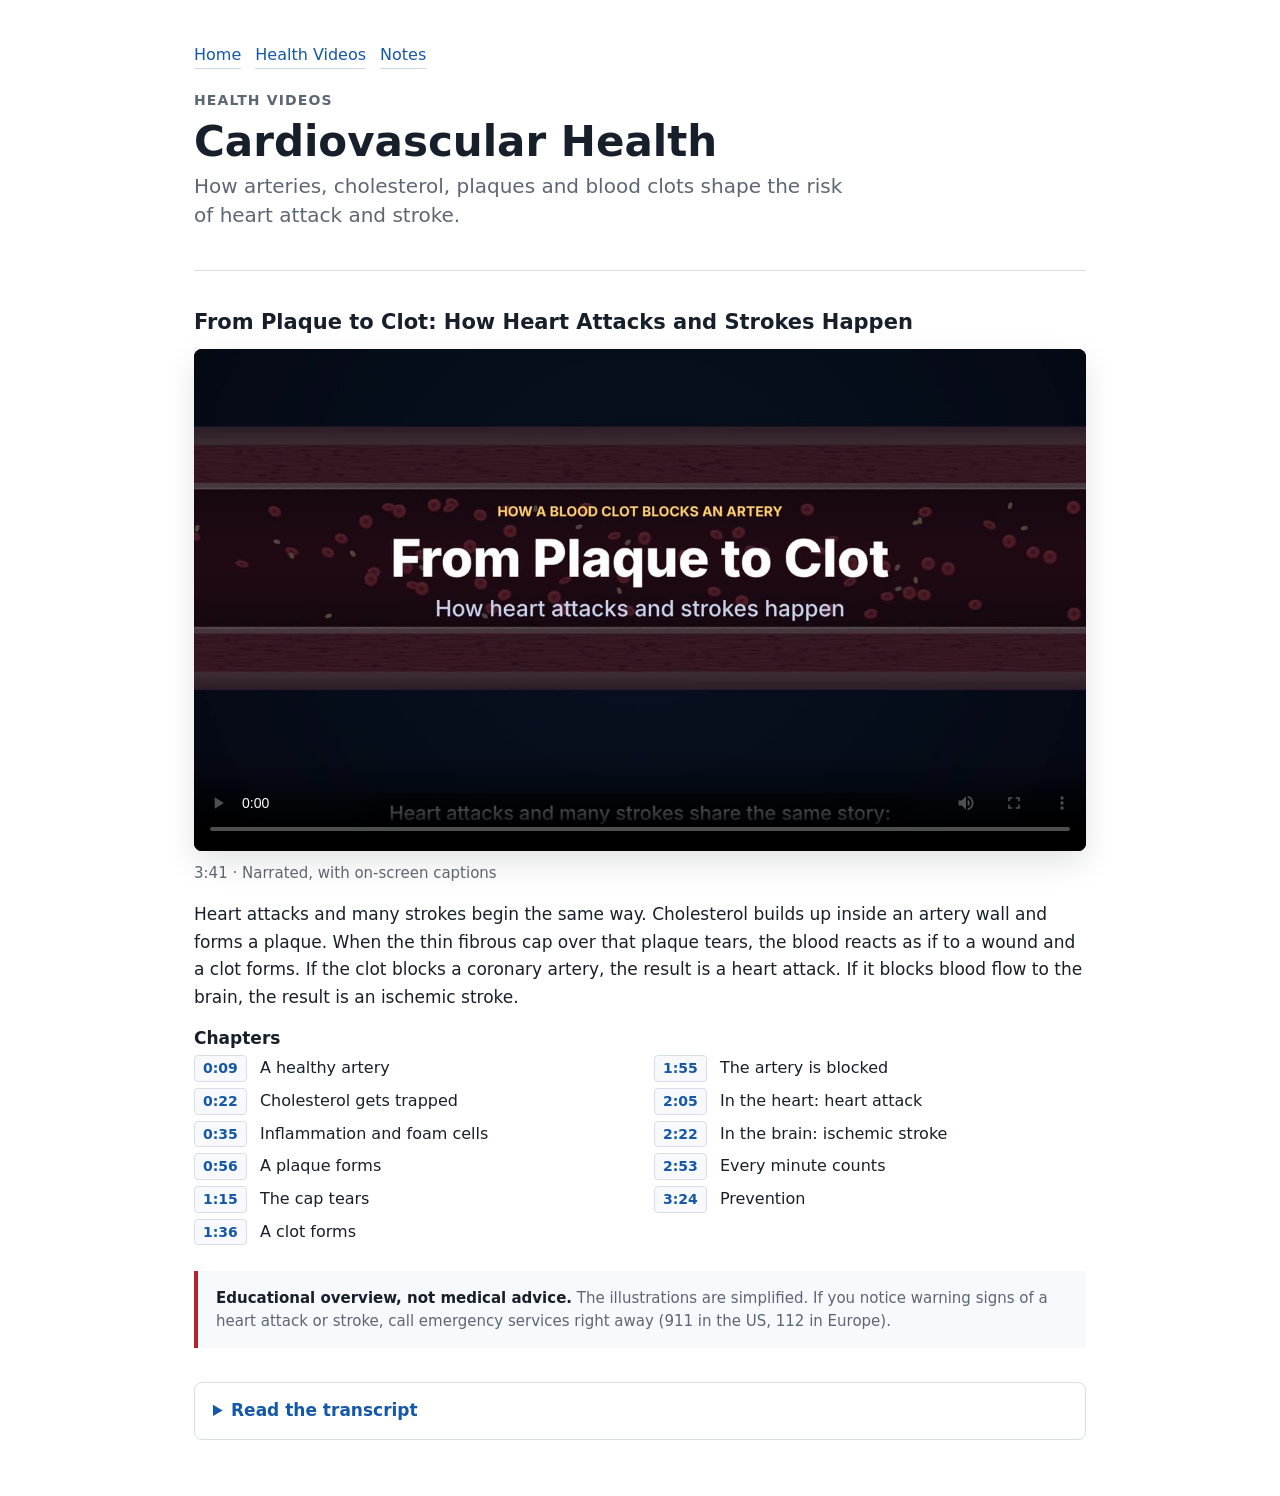
<file: health_videos/cardiovascular-health/index.html>
<!doctype html>
<html lang="en">
  <head>
    <meta charset="utf-8">
    <meta name="viewport" content="width=device-width, initial-scale=1">
    <title>Cardiovascular Health - Health Videos - Firat Kara</title>
    <meta name="description" content="From Plaque to Clot: a narrated video explaining how cholesterol plaques form, why they rupture, and how blood clots cause heart attacks and ischemic strokes.">
    <link rel="canonical" href="https://firatkara.nl/health_videos/cardiovascular-health/">
    <link rel="stylesheet" href="../../styles.css">
  </head>
  <body>
    <main class="page note-page">
      <header class="plain-header">
        <nav class="links" aria-label="Cardiovascular health video links">
          <a href="../../">Home</a>
          <a href="../">Health Videos</a>
          <a href="../../notes/">Notes</a>
        </nav>
        <p class="eyebrow">Health videos</p>
        <h1>Cardiovascular Health</h1>
        <p class="subtitle">
          How arteries, cholesterol, plaques and blood clots shape the risk of
          heart attack and stroke.
        </p>
      </header>

      <section id="from-plaque-to-clot" aria-labelledby="plaque-to-clot-heading">
        <h2 id="plaque-to-clot-heading">From Plaque to Clot: How Heart Attacks and Strokes Happen</h2>
        <video class="video-player" controls preload="metadata" playsinline
               poster="../../assets/videos/from-plaque-to-clot-poster.jpg"
               width="1920" height="1080">
          <source src="../../assets/videos/from-plaque-to-clot.mp4" type="video/mp4">
          Your browser does not support embedded video.
          <a href="../../assets/videos/from-plaque-to-clot.mp4">Download the video</a>.
        </video>
        <p class="video-meta">3:41 · Narrated, with on-screen captions</p>
        <p>
          Heart attacks and many strokes begin the same way. Cholesterol builds
          up inside an artery wall and forms a plaque. When the thin fibrous
          cap over that plaque tears, the blood reacts as if to a wound and a
          clot forms. If the clot blocks a coronary artery, the result is a
          heart attack. If it blocks blood flow to the brain, the result is an
          ischemic stroke.
        </p>

        <h3>Chapters</h3>
        <ol class="chapter-list">
          <li><button type="button" data-t="9.5">0:09</button> A healthy artery</li>
          <li><button type="button" data-t="22.6">0:22</button> Cholesterol gets trapped</li>
          <li><button type="button" data-t="35.9">0:35</button> Inflammation and foam cells</li>
          <li><button type="button" data-t="56.8">0:56</button> A plaque forms</li>
          <li><button type="button" data-t="75.0">1:15</button> The cap tears</li>
          <li><button type="button" data-t="96.2">1:36</button> A clot forms</li>
          <li><button type="button" data-t="115.4">1:55</button> The artery is blocked</li>
          <li><button type="button" data-t="125.6">2:05</button> In the heart: heart attack</li>
          <li><button type="button" data-t="142.7">2:22</button> In the brain: ischemic stroke</li>
          <li><button type="button" data-t="173.8">2:53</button> Every minute counts</li>
          <li><button type="button" data-t="204.7">3:24</button> Prevention</li>
        </ol>

        <section class="privacy-note" aria-label="Medical note">
          <strong>Educational overview, not medical advice.</strong>
          The illustrations are simplified. If you notice warning signs of a
          heart attack or stroke, call emergency services right away (911 in
          the US, 112 in Europe).
        </section>

        <details class="transcript">
          <summary>Read the transcript</summary>
          <p>Heart attacks and many strokes share the same story: a fatty plaque inside an artery, and a blood clot that blocks it.</p>
          <p>This is a healthy artery. Its smooth inner lining, the endothelium, lets blood flow freely. Red blood cells carry oxygen, and tiny platelets circulate, ready to seal any injury.</p>
          <p>When there is too much LDL cholesterol in the blood, LDL particles slip through the lining and get trapped inside the artery wall. There they become oxidized, and the body treats them as a threat.</p>
          <p>The lining raises an alarm. White blood cells called monocytes stick to it and crawl into the wall. Inside, they become macrophages and swallow the cholesterol, until they are so full they turn into foam cells. This is the earliest stage, a fatty streak. It can begin as early as our teens and twenties.</p>
          <p>Over the years, foam cells die and spill their fat, forming a soft core of lipid and debris. Muscle cells move in and build a fibrous cap over it. Together, this is a plaque. As it grows, the plaque bulges into the artery and narrows it, often without any symptoms.</p>
          <p>Inflammation slowly weakens the cap. Macrophages release enzymes that digest its collagen, and the cap becomes thin. Then, often during a surge in blood pressure, the thin cap tears. This is plaque rupture. So it is not the cholesterol itself that bursts. It is the cap covering it that breaks open.</p>
          <p>The tear exposes the plaque core to the blood, and the body reacts as if to a wound. Platelets stick to the tear, activate, and clump together. At the same time, the clotting cascade spins threads of fibrin that trap red blood cells. Within minutes, a clot, or thrombus, has formed.</p>
          <p>If the clot grows large enough, it blocks the artery completely. Blood stops flowing, and the tissue downstream is starved of oxygen.</p>
          <p>When this happens in a coronary artery, which feeds the heart muscle, the result is a heart attack, or myocardial infarction. Within about half an hour, heart muscle cells start to die, and the damage spreads the longer the artery stays closed.</p>
          <p>When blood flow to part of the brain is blocked, the result is an ischemic stroke, the most common type of stroke. A plaque in a neck artery, such as the carotid, can rupture the same way. Pieces of the clot can break off and travel up into the brain. Clots can also form inside the heart itself, for example with an irregular rhythm called atrial fibrillation, and then travel to the brain. In a major stroke, close to two million brain cells can be lost every minute.</p>
          <p>That is why every minute counts. Warning signs of a heart attack include chest pain or pressure, shortness of breath, and pain spreading to the arm, jaw, or back. For stroke, remember BE FAST: Balance loss, Eye trouble, Face drooping, Arm weakness, Speech difficulty, Time to call for help. Doctors can reopen the artery with clot-dissolving medicine, a stent, or by removing the clot, but treatment works best when it starts quickly.</p>
          <p>The best treatment is prevention: keep LDL cholesterol and blood pressure in check, don't smoke, stay active, and manage blood sugar. Healthy arteries keep oxygen flowing to the heart and the brain.</p>
        </details>
      </section>
    </main>
    <script>
      (() => {
        const video = document.querySelector(".video-player");
        document.querySelectorAll(".chapter-list button[data-t]").forEach((btn) => {
          btn.addEventListener("click", () => {
            video.currentTime = parseFloat(btn.dataset.t);
            video.play();
            video.scrollIntoView({ behavior: "smooth", block: "center" });
          });
        });
      })();
    </script>
  </body>
</html>
</file>
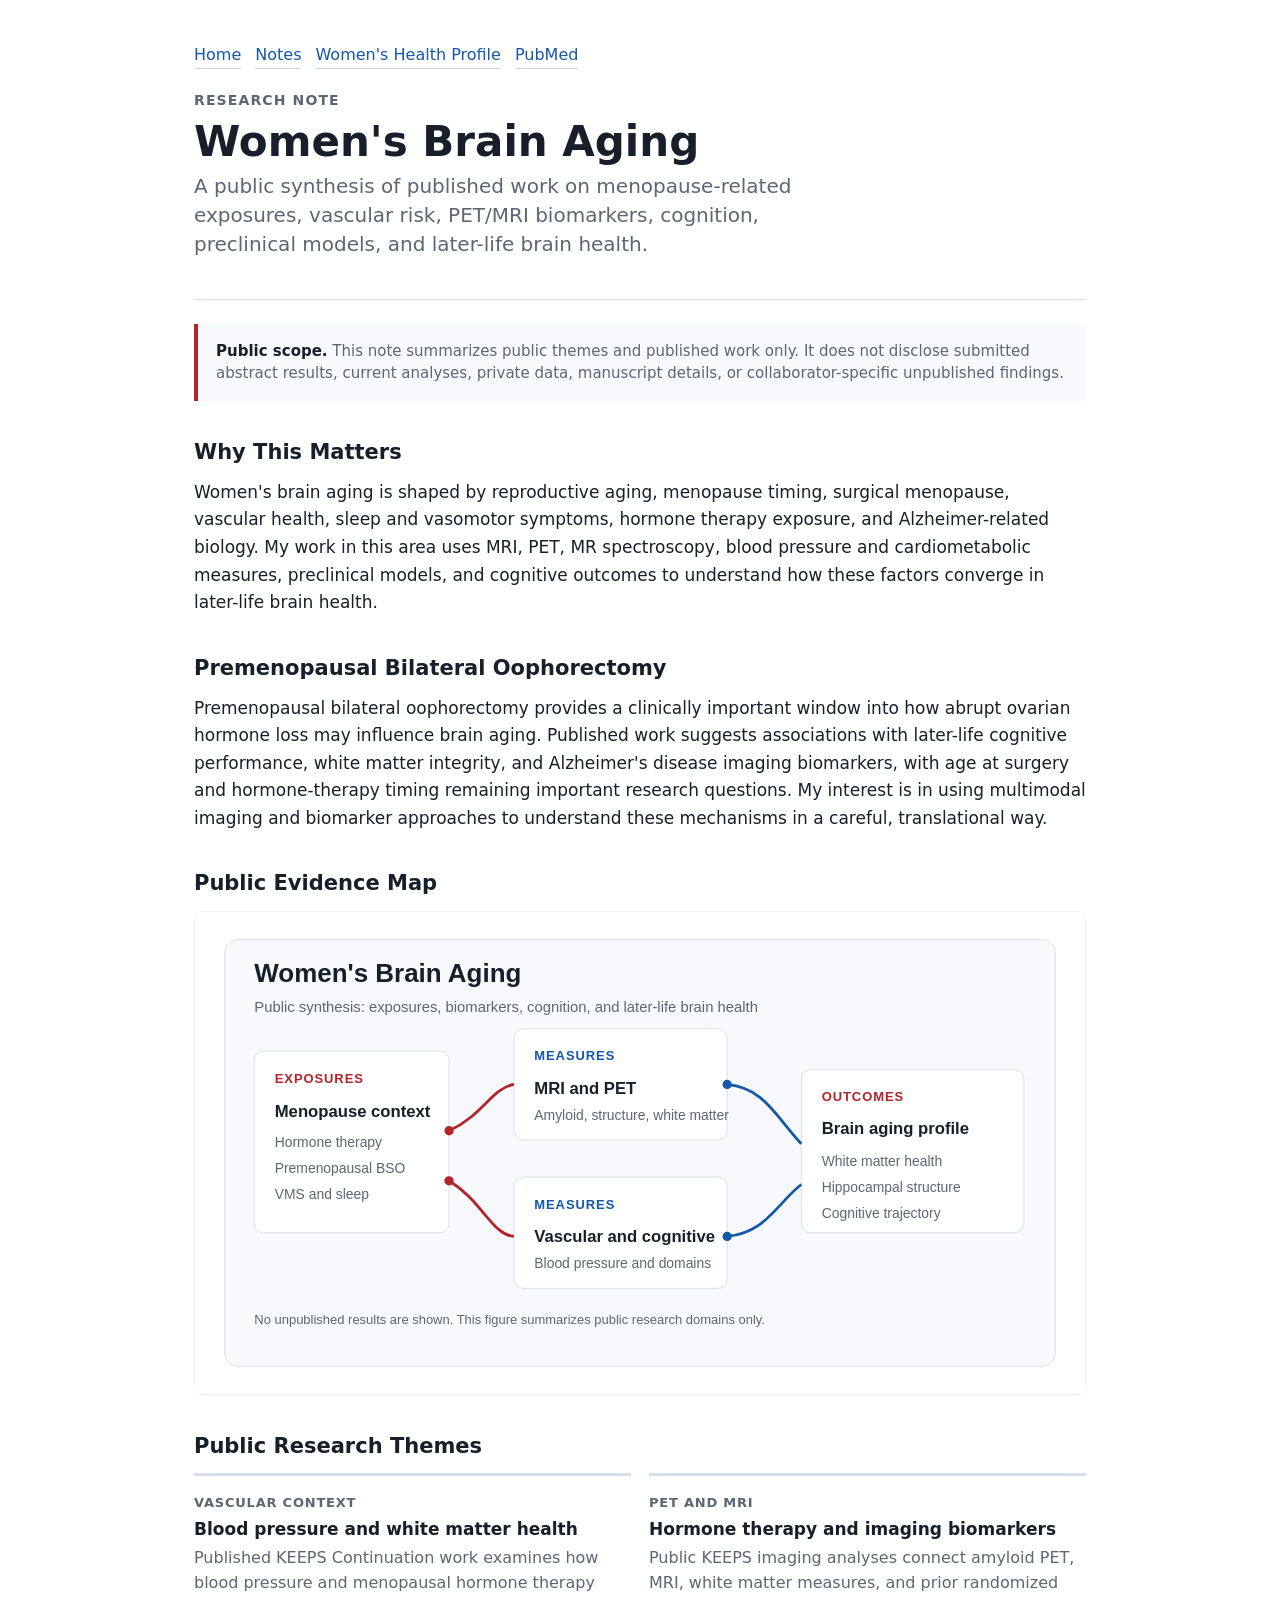
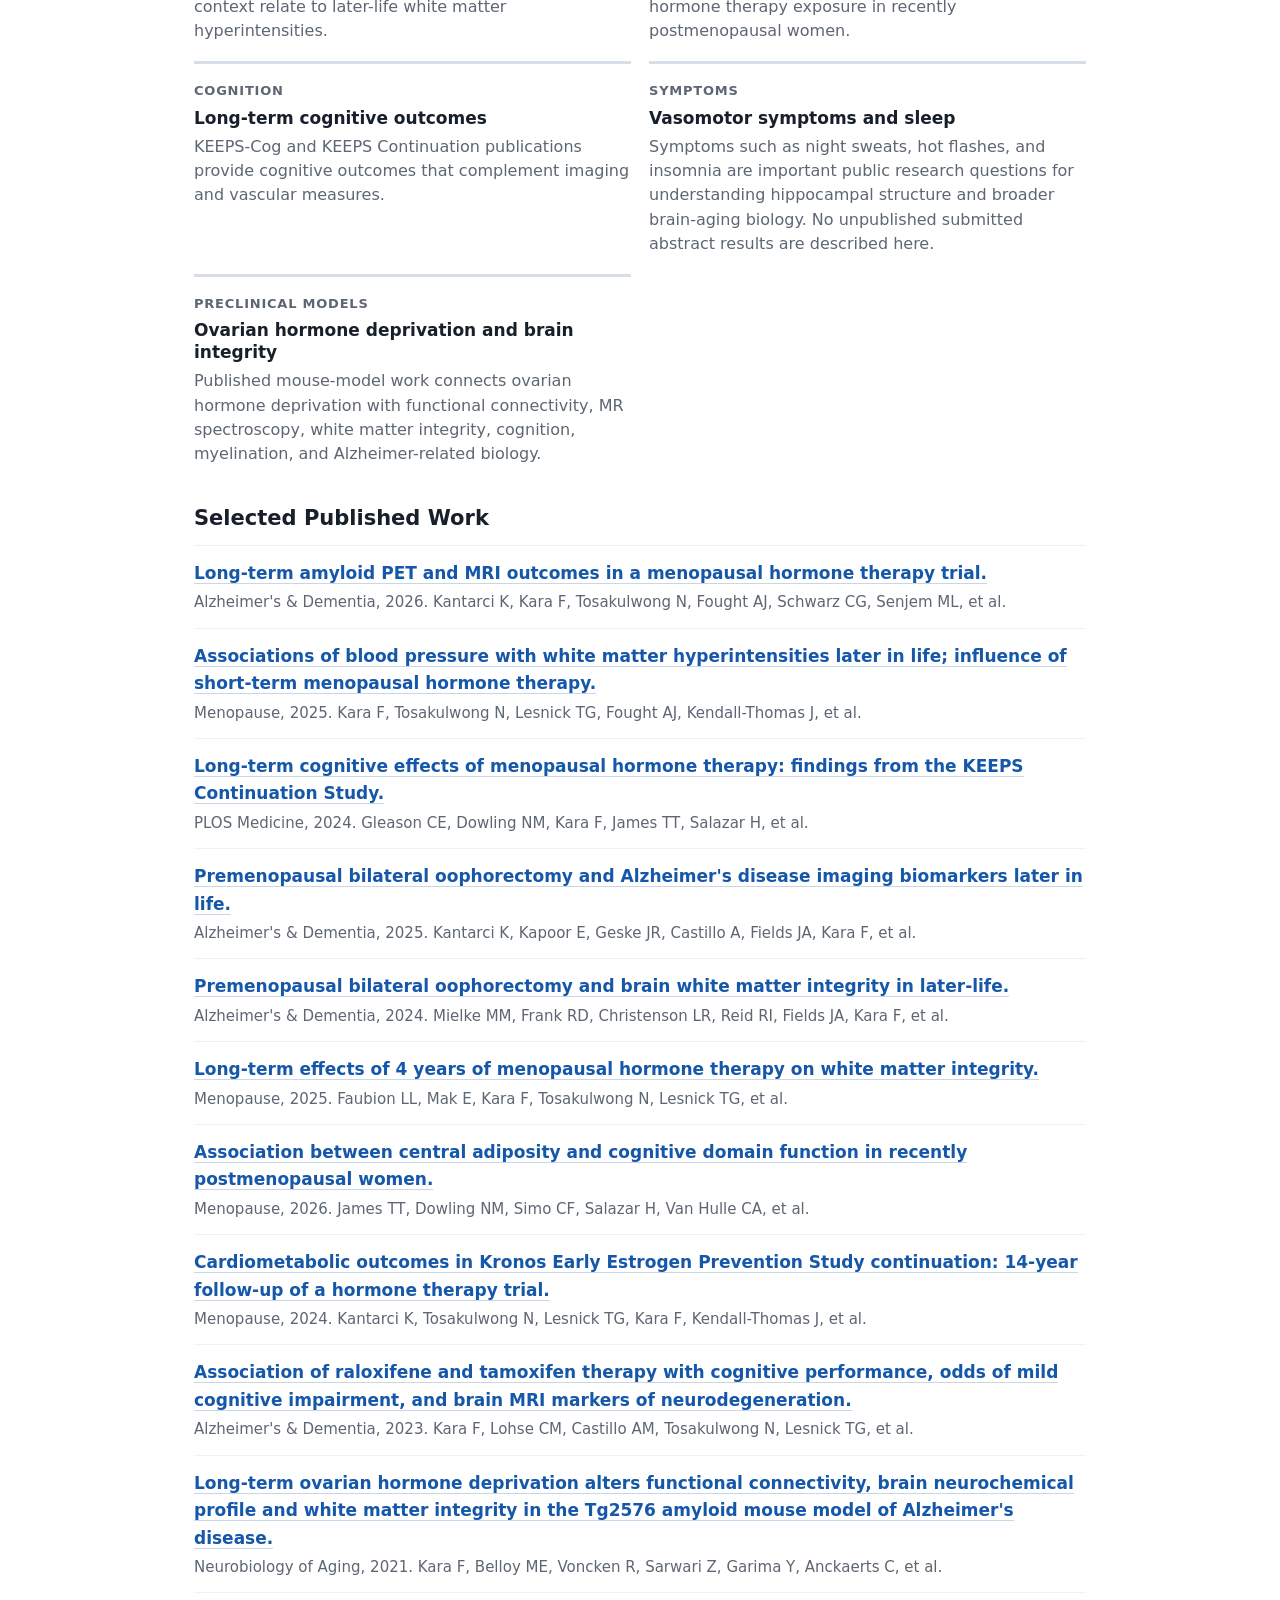
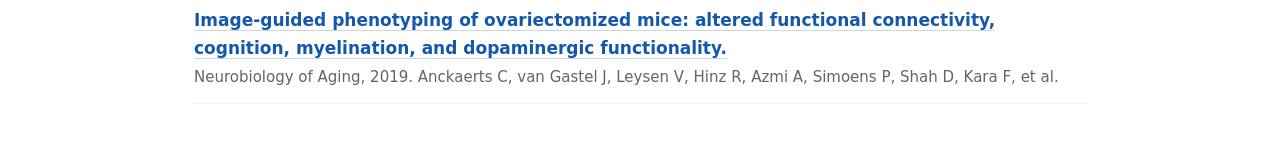
<file: notes/womens-brain-aging/index.html>
<!doctype html>
<html lang="en">
  <head>
    <meta charset="utf-8">
    <meta name="viewport" content="width=device-width, initial-scale=1">
    <title>Women's Brain Aging - Firat Kara</title>
    <meta name="description" content="Public research note by Firat Kara on women's brain aging, menopause, vascular risk, PET/MRI biomarkers, cognition, menopausal hormone therapy, and preclinical ovarian hormone deprivation models.">
    <link rel="canonical" href="https://firatkara.nl/notes/womens-brain-aging/">
    <link rel="stylesheet" href="../../styles.css">
  </head>
  <body>
    <main class="page note-page">
      <header class="plain-header">
        <nav class="links" aria-label="Women's brain aging note links">
          <a href="../../">Home</a>
          <a href="../">Notes</a>
          <a href="https://womenshealthresearchcluster.com/profile/firat-kara/">Women's Health Profile</a>
          <a href="https://pubmed.ncbi.nlm.nih.gov/?term=Kara+F%5BAuthor%5D+Mayo">PubMed</a>
        </nav>
        <p class="eyebrow">Research note</p>
        <h1>Women's Brain Aging</h1>
        <p class="subtitle">
          A public synthesis of published work on menopause-related exposures,
          vascular risk, PET/MRI biomarkers, cognition, preclinical models, and
          later-life brain health.
        </p>
      </header>

      <section class="privacy-note" aria-label="Scope note">
        <strong>Public scope.</strong>
        This note summarizes public themes and published work only. It does not
        disclose submitted abstract results, current analyses, private data,
        manuscript details, or collaborator-specific unpublished findings.
      </section>

      <section aria-labelledby="why-it-matters">
        <h2 id="why-it-matters">Why This Matters</h2>
        <p>
          Women's brain aging is shaped by reproductive aging, menopause timing,
          surgical menopause, vascular health, sleep and vasomotor symptoms,
          hormone therapy exposure, and Alzheimer-related biology. My work in
          this area uses MRI, PET, MR spectroscopy, blood pressure and
          cardiometabolic measures, preclinical models, and cognitive outcomes
          to understand how these factors converge in later-life brain health.
        </p>
      </section>

      <section aria-labelledby="pbo">
        <h2 id="pbo">Premenopausal Bilateral Oophorectomy</h2>
        <p>
          Premenopausal bilateral oophorectomy provides a clinically important
          window into how abrupt ovarian hormone loss may influence brain aging.
          Published work suggests associations with later-life cognitive
          performance, white matter integrity, and Alzheimer's disease imaging
          biomarkers, with age at surgery and hormone-therapy timing remaining
          important research questions. My interest is in using multimodal
          imaging and biomarker approaches to understand these mechanisms in a
          careful, translational way.
        </p>
      </section>

      <section aria-labelledby="public-evidence-map">
        <h2 id="public-evidence-map">Public Evidence Map</h2>
        <img class="note-figure" src="../../assets/notes/womens-brain-aging-map.svg" alt="Concept map linking menopause-related exposures, vascular measures, PET and MRI biomarkers, cognition, and brain aging outcomes" width="960" height="520">
      </section>

      <section aria-labelledby="themes">
        <h2 id="themes">Public Research Themes</h2>
        <div class="theme-grid">
          <article>
            <span class="label">Vascular context</span>
            <h3>Blood pressure and white matter health</h3>
            <p>
              Published KEEPS Continuation work examines how blood pressure and
              menopausal hormone therapy context relate to later-life white
              matter hyperintensities.
            </p>
          </article>
          <article>
            <span class="label">PET and MRI</span>
            <h3>Hormone therapy and imaging biomarkers</h3>
            <p>
              Public KEEPS imaging analyses connect amyloid PET, MRI, white
              matter measures, and prior randomized hormone therapy exposure in
              recently postmenopausal women.
            </p>
          </article>
          <article>
            <span class="label">Cognition</span>
            <h3>Long-term cognitive outcomes</h3>
            <p>
              KEEPS-Cog and KEEPS Continuation publications provide cognitive
              outcomes that complement imaging and vascular measures.
            </p>
          </article>
          <article>
            <span class="label">Symptoms</span>
            <h3>Vasomotor symptoms and sleep</h3>
            <p>
              Symptoms such as night sweats, hot flashes, and insomnia are
              important public research questions for understanding hippocampal
              structure and broader brain-aging biology. No unpublished
              submitted abstract results are described here.
            </p>
          </article>
          <article>
            <span class="label">Preclinical models</span>
            <h3>Ovarian hormone deprivation and brain integrity</h3>
            <p>
              Published mouse-model work connects ovarian hormone deprivation
              with functional connectivity, MR spectroscopy, white matter
              integrity, cognition, myelination, and Alzheimer-related biology.
            </p>
          </article>
        </div>
      </section>

      <section aria-labelledby="published-work">
        <h2 id="published-work">Selected Published Work</h2>
        <ol class="publications compact-publications">
          <li>
            <a class="pub-title" href="https://pubmed.ncbi.nlm.nih.gov/41618732/">Long-term amyloid PET and MRI outcomes in a menopausal hormone therapy trial.</a>
            <span class="pub-meta">Alzheimer's &amp; Dementia, 2026. Kantarci K, Kara F, Tosakulwong N, Fought AJ, Schwarz CG, Senjem ML, et al.</span>
          </li>
          <li>
            <a class="pub-title" href="https://pubmed.ncbi.nlm.nih.gov/39729067/">Associations of blood pressure with white matter hyperintensities later in life; influence of short-term menopausal hormone therapy.</a>
            <span class="pub-meta">Menopause, 2025. Kara F, Tosakulwong N, Lesnick TG, Fought AJ, Kendall-Thomas J, et al.</span>
          </li>
          <li>
            <a class="pub-title" href="https://journals.plos.org/plosmedicine/article?id=10.1371/journal.pmed.1004435">Long-term cognitive effects of menopausal hormone therapy: findings from the KEEPS Continuation Study.</a>
            <span class="pub-meta">PLOS Medicine, 2024. Gleason CE, Dowling NM, Kara F, James TT, Salazar H, et al.</span>
          </li>
          <li>
            <a class="pub-title" href="https://pubmed.ncbi.nlm.nih.gov/39711285/">Premenopausal bilateral oophorectomy and Alzheimer's disease imaging biomarkers later in life.</a>
            <span class="pub-meta">Alzheimer's &amp; Dementia, 2025. Kantarci K, Kapoor E, Geske JR, Castillo A, Fields JA, Kara F, et al.</span>
          </li>
          <li>
            <a class="pub-title" href="https://pmc.ncbi.nlm.nih.gov/articles/PMC11247692/">Premenopausal bilateral oophorectomy and brain white matter integrity in later-life.</a>
            <span class="pub-meta">Alzheimer's &amp; Dementia, 2024. Mielke MM, Frank RD, Christenson LR, Reid RI, Fields JA, Kara F, et al.</span>
          </li>
          <li>
            <a class="pub-title" href="https://pubmed.ncbi.nlm.nih.gov/40694740/">Long-term effects of 4 years of menopausal hormone therapy on white matter integrity.</a>
            <span class="pub-meta">Menopause, 2025. Faubion LL, Mak E, Kara F, Tosakulwong N, Lesnick TG, et al.</span>
          </li>
          <li>
            <a class="pub-title" href="https://pmc.ncbi.nlm.nih.gov/articles/PMC12854373/">Association between central adiposity and cognitive domain function in recently postmenopausal women.</a>
            <span class="pub-meta">Menopause, 2026. James TT, Dowling NM, Simo CF, Salazar H, Van Hulle CA, et al.</span>
          </li>
          <li>
            <a class="pub-title" href="https://pmc.ncbi.nlm.nih.gov/articles/PMC10756493/">Cardiometabolic outcomes in Kronos Early Estrogen Prevention Study continuation: 14-year follow-up of a hormone therapy trial.</a>
            <span class="pub-meta">Menopause, 2024. Kantarci K, Tosakulwong N, Lesnick TG, Kara F, Kendall-Thomas J, et al.</span>
          </li>
          <li>
            <a class="pub-title" href="https://pmc.ncbi.nlm.nih.gov/articles/PMC9939086/">Association of raloxifene and tamoxifen therapy with cognitive performance, odds of mild cognitive impairment, and brain MRI markers of neurodegeneration.</a>
            <span class="pub-meta">Alzheimer's &amp; Dementia, 2023. Kara F, Lohse CM, Castillo AM, Tosakulwong N, Lesnick TG, et al.</span>
          </li>
          <li>
            <a class="pub-title" href="https://pmc.ncbi.nlm.nih.gov/articles/PMC8312737/">Long-term ovarian hormone deprivation alters functional connectivity, brain neurochemical profile and white matter integrity in the Tg2576 amyloid mouse model of Alzheimer's disease.</a>
            <span class="pub-meta">Neurobiology of Aging, 2021. Kara F, Belloy ME, Voncken R, Sarwari Z, Garima Y, Anckaerts C, et al.</span>
          </li>
          <li>
            <a class="pub-title" href="https://doi.org/10.1016/j.neurobiolaging.2018.10.012">Image-guided phenotyping of ovariectomized mice: altered functional connectivity, cognition, myelination, and dopaminergic functionality.</a>
            <span class="pub-meta">Neurobiology of Aging, 2019. Anckaerts C, van Gastel J, Leysen V, Hinz R, Azmi A, Simoens P, Shah D, Kara F, et al.</span>
          </li>
        </ol>
      </section>
    </main>
  </body>
</html>
</file>
<file: styles.css>
:root {
  color-scheme: light;
  --text: #17202a;
  --muted: #5d6673;
  --link: #1557a8;
  --accent: #b4232a;
  --rule: #d8dee8;
  --soft-rule: #eef1f5;
  --background: #ffffff;
  --panel: #f7f9fc;
}

* {
  box-sizing: border-box;
}

html {
  background: var(--background);
}

body {
  margin: 0;
  color: var(--text);
  background: var(--background);
  font-family: Inter, ui-sans-serif, system-ui, -apple-system, BlinkMacSystemFont, "Segoe UI", sans-serif;
  font-size: 17px;
  line-height: 1.62;
}

.page {
  max-width: 880px;
  margin: 0 auto;
  padding: 42px 24px 56px;
}

.hero {
  display: grid;
  grid-template-columns: 172px minmax(0, 1fr);
  align-items: flex-start;
  gap: 30px;
  margin-bottom: 30px;
  padding-bottom: 30px;
  border-bottom: 1px solid var(--rule);
}

.portrait {
  flex: 0 0 auto;
  width: 160px;
  height: 160px;
  border-radius: 8px;
  object-fit: cover;
  box-shadow: 0 12px 30px rgba(23, 32, 42, 0.12);
}

.hero-text {
  min-width: 0;
}

.eyebrow {
  margin: 2px 0 8px;
  color: var(--muted);
  font-size: 14px;
  font-weight: 700;
  letter-spacing: 0.08em;
  text-transform: uppercase;
}

h1 {
  margin: 0 0 8px;
  font-size: 42px;
  line-height: 1.05;
  font-weight: 750;
  letter-spacing: 0;
}

h2 {
  margin: 38px 0 14px;
  font-size: 21px;
  line-height: 1.25;
  font-weight: 720;
  letter-spacing: 0;
}

h3 {
  margin: 0 0 6px;
  font-size: 17px;
  line-height: 1.3;
}

p {
  margin: 0 0 16px;
}

a {
  color: var(--link);
  text-decoration: none;
  border-bottom: 1px solid rgba(21, 87, 168, 0.24);
}

a:hover {
  border-bottom-color: currentColor;
}

.links {
  display: flex;
  flex-wrap: wrap;
  gap: 8px 14px;
  margin: 0 0 20px;
  font-size: 16px;
}

.subtitle,
.intro {
  max-width: 660px;
}

.subtitle {
  margin: 0 0 16px;
  color: var(--muted);
  font-size: 20px;
  line-height: 1.45;
}

.intro {
  margin: 0;
  font-size: 18px;
}

.profile {
  display: grid;
  grid-template-columns: repeat(3, minmax(0, 1fr));
  gap: 0;
  margin: 0 0 34px;
  border-top: 1px solid var(--rule);
  border-bottom: 1px solid var(--rule);
}

.profile div {
  padding: 18px 22px 18px 0;
}

.profile div + div {
  padding-left: 22px;
  border-left: 1px solid var(--soft-rule);
}

.profile p {
  margin: 0;
  font-size: 16px;
  line-height: 1.45;
}

.label {
  display: block;
  margin-bottom: 5px;
  color: var(--muted);
  font-size: 13px;
  font-weight: 700;
  letter-spacing: 0.06em;
  text-transform: uppercase;
}

.focus-list {
  display: grid;
  grid-template-columns: repeat(3, minmax(0, 1fr));
  gap: 20px;
}

.focus-list article {
  padding-top: 14px;
  border-top: 3px solid var(--rule);
}

.focus-list p {
  margin: 0;
  color: var(--muted);
  font-size: 16px;
  line-height: 1.52;
}

.priority-section {
  margin: 38px 0 4px;
  padding: 22px 24px;
  background: var(--panel);
  border-left: 4px solid var(--link);
}

.priority-section h2 {
  margin-top: 4px;
}

.priority-section p:last-child {
  margin-bottom: 0;
}

.interests {
  margin: 0;
  padding-left: 22px;
  columns: 2;
}

.interests li {
  margin: 0 0 4px;
  break-inside: avoid;
}

.publications {
  list-style: none;
  margin: 0;
  padding: 0;
}

.publications li {
  margin: 0;
  padding: 17px 0;
  border-top: 1px solid var(--soft-rule);
}

.publications li:last-child {
  border-bottom: 1px solid var(--soft-rule);
}

.pub-title {
  display: inline;
  font-weight: 650;
}

.pub-meta {
  display: block;
  margin-top: 4px;
  color: var(--muted);
  font-size: 15px;
  line-height: 1.48;
}

.pub-links {
  display: inline-block;
  margin-top: 2px;
  font-size: 15px;
  white-space: nowrap;
}

.section-note {
  margin: 14px 0 0;
  color: var(--muted);
  font-size: 15px;
}

.membership-list {
  list-style: none;
  margin: 0;
  padding: 0;
}

.membership-list li {
  padding: 9px 0;
  border-top: 1px solid var(--soft-rule);
}

.membership-list li:last-child {
  border-bottom: 1px solid var(--soft-rule);
}

.deadline-list {
  position: relative;
  margin: 18px 0 0;
  border-left: 2px solid var(--rule);
}

.deadline-today {
  display: flex;
  align-items: center;
  gap: 10px;
  margin: 0 0 2px -2px;
  color: var(--accent);
  font-size: 13px;
  font-weight: 750;
  letter-spacing: 0.06em;
  text-transform: uppercase;
}

.deadline-today::before {
  content: "";
  width: 28px;
  border-top: 3px solid var(--accent);
}

.deadline-item {
  display: grid;
  grid-template-columns: 118px minmax(0, 1fr) 88px;
  gap: 18px;
  padding: 17px 0 17px 22px;
  border-top: 1px solid var(--soft-rule);
}

.deadline-item:last-child {
  border-bottom: 1px solid var(--soft-rule);
}

.deadline-date {
  color: var(--muted);
  font-size: 14px;
  font-weight: 700;
  line-height: 1.35;
}

.deadline-detail {
  min-width: 0;
}

.deadline-detail h3 {
  margin-bottom: 3px;
}

.deadline-detail p {
  margin: 0 0 6px;
  color: var(--muted);
  font-size: 15px;
  line-height: 1.45;
}

.deadline-type {
  color: var(--muted);
  font-size: 13px;
  font-weight: 700;
  letter-spacing: 0.05em;
  text-transform: uppercase;
}

.deadline-days {
  align-self: start;
  padding-left: 11px;
  border-left: 3px solid var(--accent);
  color: var(--accent);
  font-size: 13px;
  font-weight: 700;
  line-height: 1.2;
  text-align: left;
}

.deadline-days strong {
  display: block;
  font-size: 22px;
  line-height: 1;
}

.deadline-days.is-past {
  border-left-color: var(--rule);
  color: var(--muted);
}

.deadline-days.is-tba {
  border-left-color: var(--rule);
  color: var(--muted);
}

.deadline-days.is-tba strong {
  font-size: 14px;
  font-weight: 700;
  letter-spacing: 0.04em;
}

.note-list {
  display: grid;
  grid-template-columns: repeat(3, minmax(0, 1fr));
  gap: 20px;
}

.note-list article {
  padding-top: 14px;
  border-top: 3px solid var(--rule);
}

.note-list p {
  margin: 0;
  color: var(--muted);
  font-size: 16px;
  line-height: 1.52;
}

.note-index article {
  padding: 18px 0;
  border-top: 1px solid var(--soft-rule);
}

.note-index article:last-child {
  border-bottom: 1px solid var(--soft-rule);
}

.note-index h2 {
  margin-top: 0;
}

.note-page {
  max-width: 940px;
}

.privacy-note {
  margin: 0 0 34px;
  padding: 16px 18px;
  color: var(--muted);
  background: var(--panel);
  border-left: 4px solid var(--accent);
  font-size: 15px;
  line-height: 1.5;
}

.privacy-note strong {
  color: var(--text);
}

.note-figure {
  display: block;
  width: 100%;
  height: auto;
  margin: 8px 0 0;
  border: 1px solid var(--soft-rule);
  border-radius: 8px;
}

.theme-grid {
  display: grid;
  grid-template-columns: repeat(2, minmax(0, 1fr));
  gap: 18px;
}

.theme-grid article {
  padding: 16px 0 0;
  border-top: 3px solid var(--rule);
}

.theme-grid p {
  margin: 0;
  color: var(--muted);
  font-size: 16px;
  line-height: 1.52;
}

.compact-publications li {
  padding: 14px 0;
}

.plain-header {
  margin-bottom: 24px;
  padding-bottom: 24px;
  border-bottom: 1px solid var(--rule);
}

.plain-header h1 {
  margin-top: 6px;
}

.paintings-page {
  max-width: 1120px;
}

.painting-gallery {
  display: grid;
  grid-template-columns: repeat(auto-fit, minmax(150px, 1fr));
  gap: 10px;
  margin-top: 20px;
}

.painting-gallery a {
  display: block;
  overflow: hidden;
  background: var(--panel);
  border: 0;
  border-radius: 4px;
}

.painting-gallery img {
  display: block;
  width: 100%;
  height: 100%;
  aspect-ratio: 420 / 559;
  object-fit: cover;
}

.video-player {
  display: block;
  width: 100%;
  height: auto;
  margin: 8px 0 10px;
  background: #05080f;
  border-radius: 8px;
  box-shadow: 0 12px 30px rgba(23, 32, 42, 0.12);
}

.video-meta {
  display: block;
  color: var(--muted);
  font-size: 15px;
}

.video-index {
  list-style: none;
  margin: 10px 0 0;
  padding: 0;
}

.video-index li {
  padding: 8px 0 0;
}

.video-index a {
  font-weight: 650;
}

.chapter-list {
  margin: 0 0 26px;
  padding: 0;
  list-style: none;
  columns: 2;
  column-gap: 28px;
}

.chapter-list li {
  margin: 0 0 6px;
  break-inside: avoid;
  font-size: 16px;
}

.chapter-list button {
  min-width: 52px;
  margin-right: 8px;
  padding: 1px 8px;
  color: var(--link);
  background: var(--panel);
  border: 1px solid var(--rule);
  border-radius: 4px;
  font: inherit;
  font-size: 14px;
  font-weight: 650;
  font-variant-numeric: tabular-nums;
  cursor: pointer;
}

.chapter-list button:hover {
  border-color: var(--link);
}

.transcript {
  margin: 0;
  padding: 14px 18px;
  border: 1px solid var(--rule);
  border-radius: 8px;
}

.transcript summary {
  color: var(--link);
  font-weight: 650;
  cursor: pointer;
}

.transcript[open] summary {
  margin-bottom: 12px;
}

.transcript p {
  font-size: 16px;
}

.transcript p:last-child {
  margin-bottom: 0;
}

.footer {
  display: flex;
  flex-wrap: wrap;
  gap: 10px 18px;
  margin-top: 40px;
  padding-top: 18px;
  border-top: 1px solid var(--rule);
  color: var(--muted);
  font-size: 15px;
}

@media (max-width: 640px) {
  body {
    font-size: 16px;
  }

  .page {
    padding: 24px 18px 44px;
  }

  .hero {
    display: block;
    padding-bottom: 24px;
  }

  .portrait {
    width: 132px;
    height: 132px;
    margin: 0 0 16px;
  }

  .links {
    margin-bottom: 16px;
  }

  h1 {
    font-size: 31px;
  }

  h2 {
    font-size: 20px;
  }

  .subtitle {
    font-size: 18px;
  }

  .intro {
    font-size: 16px;
  }

  .profile,
  .focus-list,
  .note-list,
  .theme-grid {
    grid-template-columns: 1fr;
  }

  .painting-gallery {
    grid-template-columns: repeat(2, minmax(0, 1fr));
    gap: 8px;
  }

  .chapter-list {
    columns: 1;
  }

  .priority-section {
    padding: 18px 18px;
  }

  .deadline-item {
    grid-template-columns: 1fr;
    gap: 8px;
    padding-left: 18px;
  }

  .deadline-days {
    display: inline-block;
    width: fit-content;
  }

  .profile div,
  .profile div + div {
    padding: 14px 0;
    border-left: 0;
    border-top: 1px solid var(--soft-rule);
  }

  .profile div:first-child {
    border-top: 0;
  }
}

/* ---------------------------------------------------------------
   Motion & interaction (opt-in; disabled for reduced-motion users)
   --------------------------------------------------------------- */
@media (prefers-reduced-motion: no-preference) {
  .portrait {
    transition: transform 0.4s ease, box-shadow 0.4s ease;
  }

  .portrait:hover {
    transform: translateY(-3px) scale(1.02);
    box-shadow: 0 18px 40px rgba(23, 32, 42, 0.2);
  }

  .focus-list article,
  .note-list article,
  .theme-grid article {
    transition: transform 0.3s ease, border-color 0.3s ease;
  }

  .focus-list article:hover,
  .note-list article:hover,
  .theme-grid article:hover {
    transform: translateY(-4px);
    border-color: var(--link);
  }

  .deadline-item {
    transition: background 0.3s ease, transform 0.3s ease;
  }

  .deadline-item:hover {
    background: var(--panel);
    transform: translateX(3px);
  }

  .painting-gallery img {
    transition: transform 0.5s ease;
  }

  .painting-gallery a:hover img {
    transform: scale(1.05);
  }

  .membership-list li,
  .publications li {
    transition: background 0.25s ease;
  }

  .membership-list li:hover,
  .publications li:hover {
    background: var(--panel);
  }

  /* Scroll-reveal: hidden state applies only after JS adds .reveal-ready
     to <html>, so no-JS and reduced-motion users always see content. */
  html.reveal-ready .hero,
  html.reveal-ready .page > section {
    opacity: 0;
    transform: translateY(18px);
    transition: opacity 0.7s ease, transform 0.7s ease;
    will-change: opacity, transform;
  }

  html.reveal-ready .hero.is-visible,
  html.reveal-ready .page > section.is-visible,
  html.reveal-fallback .hero,
  html.reveal-fallback .page > section {
    opacity: 1;
    transform: none;
  }
}

/* ---------------------------------------------------------------
   Deadline timeline (leader-line style)
   --------------------------------------------------------------- */
.tl-legend {
  display: flex;
  flex-wrap: wrap;
  gap: 8px 18px;
  margin: 12px 0 0;
  font-size: 12px;
}

.tl-key {
  display: inline-flex;
  align-items: center;
  gap: 7px;
  color: var(--muted);
}

.tl-key::before {
  content: "";
  width: 18px;
  border-top: 1px dashed currentColor;
}

.tl-key-grant {
  color: #1557a8;
}

.tl-key-abstract {
  color: #8e44ad;
}

.tl-key-expected {
  color: #7c8598;
  font-style: italic;
}

.timeline {
  margin: 18px 0 0;
}

.deadline-watch {
  margin: 18px 0 0;
  padding: 12px 14px;
  border-left: 3px solid #1557a8;
  background: var(--panel);
  color: var(--muted);
  font-size: 13px;
  line-height: 1.55;
}

.deadline-watch + .deadline-watch {
  margin-top: 10px;
}

.deadline-watch span {
  margin-right: 7px;
  color: #1557a8;
  font-weight: 700;
  text-transform: uppercase;
  letter-spacing: 0.04em;
}

.deadline-watch a {
  color: var(--text);
  font-weight: 600;
}

/* Fallback (no JS): a clean, readable list */
.tl-item {
  display: flex;
  justify-content: space-between;
  gap: 12px;
  padding: 9px 0;
  border-top: 1px solid var(--soft-rule);
  color: var(--text);
  text-decoration: none;
}

.tl-track > .tl-item:last-of-type {
  border-bottom: 1px solid var(--soft-rule);
}

.tl-lead {
  display: none;
}

.tl-name {
  font-weight: 600;
}

.tl-item.grant .tl-name {
  color: #1557a8;
}

.tl-item.abstract .tl-name {
  color: #8e44ad;
}

.tl-date {
  color: var(--muted);
  font-size: 13px;
  white-space: nowrap;
}

/* Active timeline (applied by JS once positions are set) */
.timeline.tl-ready .tl-track {
  position: relative;
}

.timeline.tl-ready .tl-track::before {
  content: "";
  position: absolute;
  left: 70px;
  top: 0;
  bottom: 0;
  border-left: 3px solid #cfd4dd;
}

.timeline.tl-ready .tl-item {
  position: absolute;
  left: 70px;
  transform: translateY(-50%);
  display: flex;
  align-items: center;
  gap: 0;
  padding: 0;
  border: 0;
  background: none;
  white-space: nowrap;
  color: var(--text);
}

.timeline.tl-ready .tl-track > .tl-item:last-of-type {
  border-bottom: 0;
}

.timeline.tl-ready .tl-item.grant {
  color: #1557a8;
}

.timeline.tl-ready .tl-item.abstract {
  color: #8e44ad;
}

.timeline.tl-ready .tl-lead {
  display: inline-block;
  height: 0;
  border-top: 1px dashed currentColor;
  opacity: 0.55;
  margin-right: 8px;
}

.timeline.tl-ready .tl-name {
  font-size: 12.5px;
  font-weight: 600;
  color: inherit;
}

.timeline.tl-ready .tl-item.main .tl-name {
  font-weight: 700;
}

.timeline.tl-ready .tl-item.expected .tl-name {
  font-style: italic;
}

.timeline.tl-ready .tl-item.past {
  opacity: 0.4;
}

.timeline.tl-ready .tl-item:hover .tl-name,
.timeline.tl-ready .tl-item:focus-visible .tl-name {
  text-decoration: underline;
}

.timeline.tl-ready .tl-date {
  margin-left: 8px;
  color: var(--muted);
  font-size: 11.5px;
  font-weight: 400;
  font-style: normal;
  opacity: 0;
  transition: opacity 0.2s ease;
}

.timeline.tl-ready .tl-item:hover .tl-date,
.timeline.tl-ready .tl-item:focus-visible .tl-date {
  opacity: 1;
}

.tl-month {
  position: absolute;
  left: 0;
  width: 60px;
  transform: translateY(-50%);
  text-align: right;
  color: var(--muted);
  font-size: 11px;
  font-weight: 600;
  white-space: nowrap;
}

.tl-month::after {
  content: "";
  position: absolute;
  right: -10px;
  top: 50%;
  width: 16px;
  border-top: 1px solid #b9c0cc;
  transform: translateY(-50%);
}

.tl-now {
  position: absolute;
  left: 70px;
  width: 9px;
  height: 9px;
  z-index: 5;
  border-radius: 50%;
  background: #ff3737;
  transform: translate(-50%, -50%);
}

.tl-now span {
  position: absolute;
  left: 10px;
  top: 50%;
  transform: translateY(-50%);
  color: #ff3737;
  font-size: 10px;
  font-weight: 700;
  letter-spacing: 0.05em;
  text-transform: uppercase;
}
</file>
